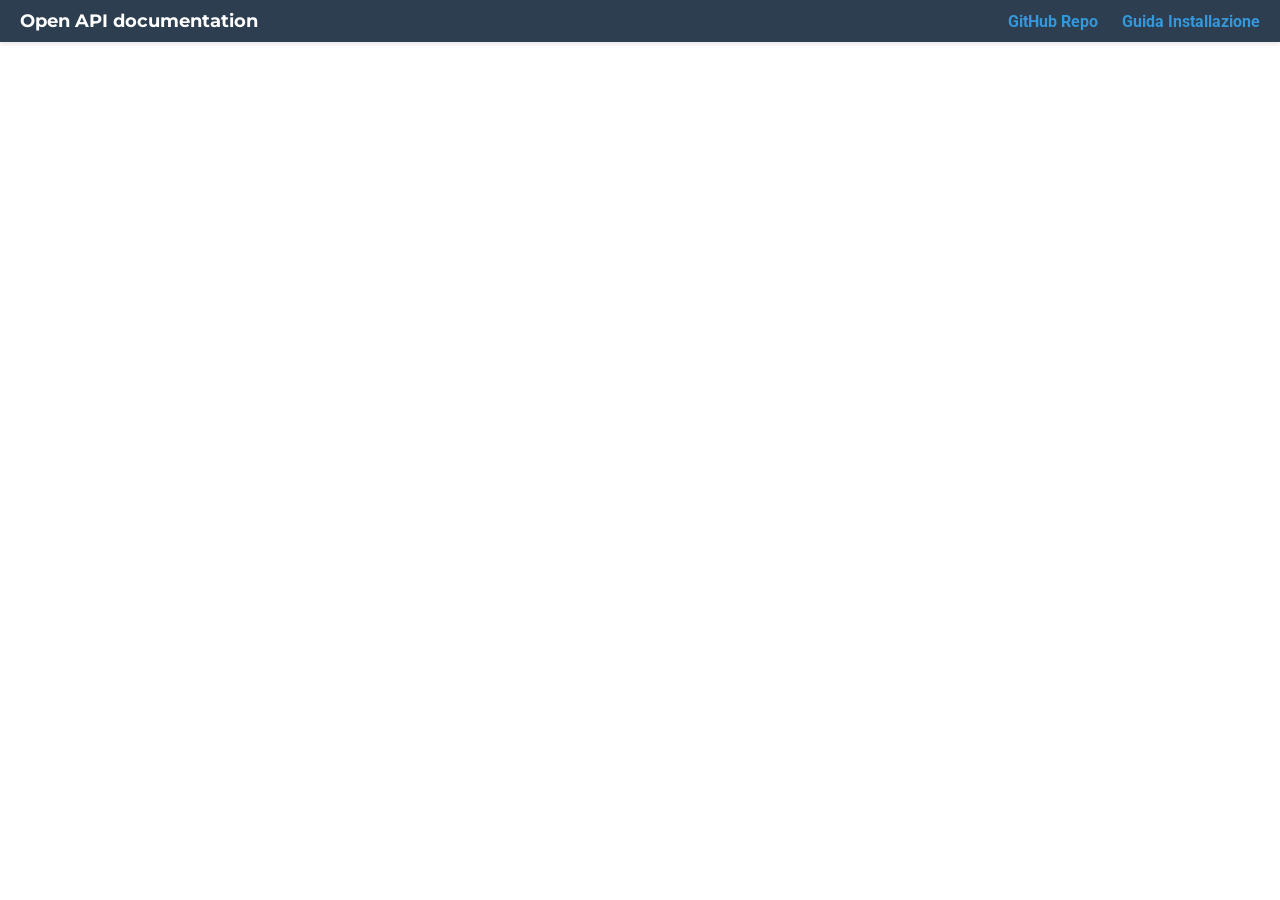
<file: docs/index.html>
<!DOCTYPE html>
<html>
  <head>
    <title>Developer Portal | K8s Cloud Gateway</title>
    <meta charset="utf-8"/>
    <meta name="viewport" content="width=device-width, initial-scale=1">
    <link rel="icon" type="image/png" href="https://kubernetes.io/images/favicon.png">
    <link href="https://fonts.googleapis.com/css?family=Montserrat:300,400,700|Roboto:300,400,700" rel="stylesheet">

    <style>
      body { margin: 0; padding: 0; font-family: 'Roboto', sans-serif; }
      /* Navbar superiore per dare un tocco professionale */
      .nav-header {
        background-color: #2c3e50;
        color: white;
        padding: 10px 20px;
        display: flex;
        justify-content: space-between;
        align-items: center;
        box-shadow: 0 2px 5px rgba(0,0,0,0.1);
      }
      .nav-header a {
        color: #3498db;
        text-decoration: none;
        font-weight: bold;
        margin-left: 20px;
      }
      .nav-header h1 { font-size: 18px; margin: 0; font-family: 'Montserrat', sans-serif; }
    </style>
  </head>
  <body>
    <header class="nav-header">
      <h1>Open API documentation</h1>
      <div>
        <a href="https://github.com/andreaprozzo21/k8s-cloud-gateway">GitHub Repo</a>
        <a href="https://github.com/andreaprozzo21/k8s-cloud-gateway/blob/main/README.md">Guida Installazione</a>
      </div>
    </header>

    <redoc spec-url='./openapi.json' 
           expand-responses="200,201" 
           hide-hostname="false" 
           required-props-first="true"
           theme='{
             "colors": { "primary": { "main": "#2c3e50" } },
             "typography": { "fontFamily": "Roboto", "headings": { "fontFamily": "Montserrat" } }
           }'>
    </redoc>

    <script src="https://cdn.redoc.ly/redoc/latest/bundles/redoc.standalone.js"> </script>
  </body>
</html>
</file>
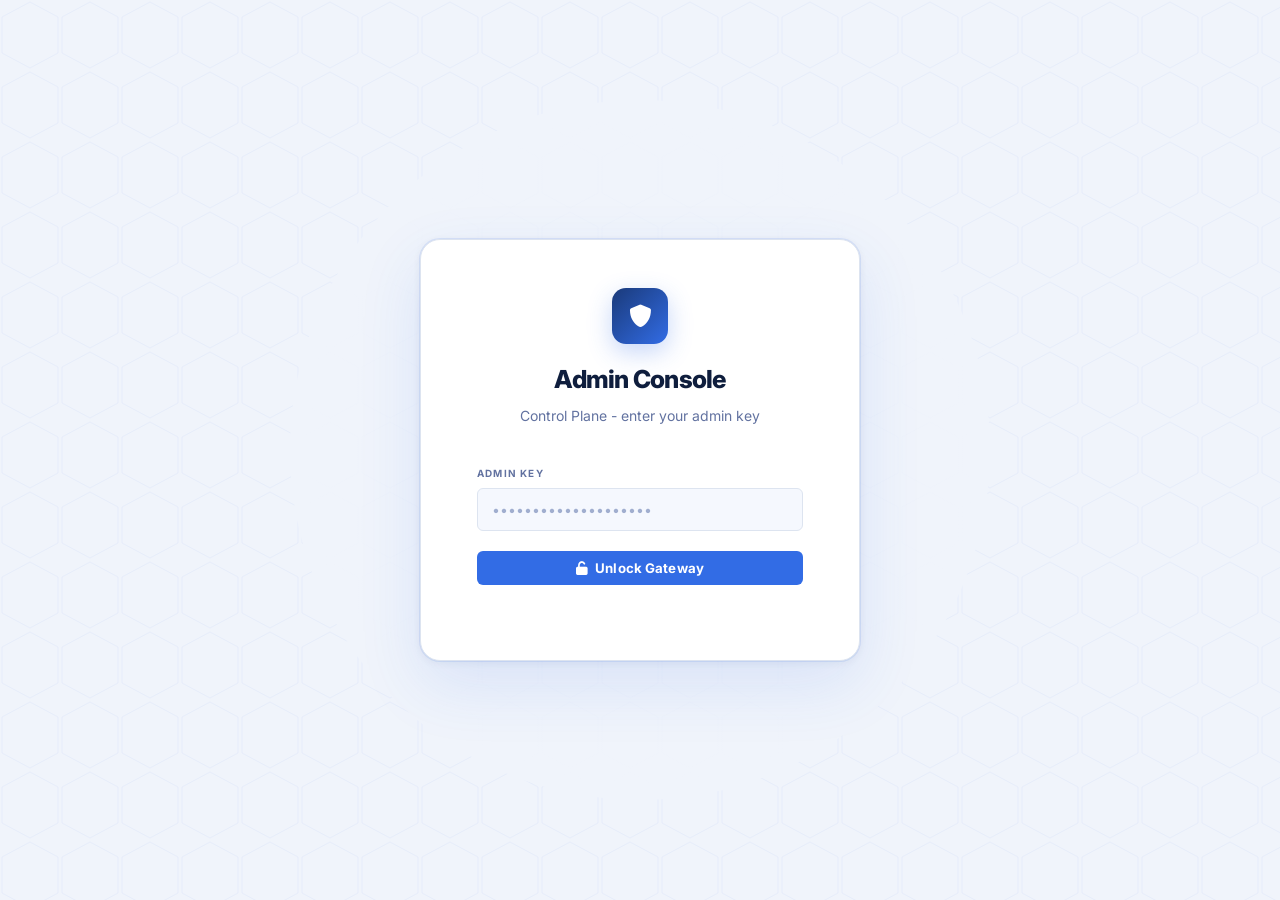
<file: frontend/admin.html>
<!DOCTYPE html>
<html lang="en">
<head>
    <meta charset="UTF-8">
    <meta name="viewport" content="width=device-width, initial-scale=1.0">
    <title>K8s Gateway — Admin Console</title>
    <link rel="icon" type="image/x-icon" href="favicon.ico">
    <link rel="stylesheet" href="assets/css/style.css">
    <link href="https://fonts.googleapis.com/css2?family=Sora:wght@300;400;500;600;700;800&family=JetBrains+Mono:wght@400;500;600&display=swap" rel="stylesheet">
    <link href="https://fonts.googleapis.com/css2?family=Inter:wght@400;500;600;700&display=swap" rel="stylesheet">
    <link rel="stylesheet" href="https://cdnjs.cloudflare.com/ajax/libs/font-awesome/6.0.0/css/all.min.css">
    <style>
        /* ══════════════════════════════════════
           DESIGN TOKENS — identici al css principale
        ══════════════════════════════════════ */
        :root {
            --bg-light:       #f0f4fb;
            --side-nav:       #ffffff;
            --accent:         #326ce5;
            --accent-soft:    #e8effd;
            --accent-hover:   #2157cc;
            --text-main:      #0f1e3d;
            --text-muted:     #6272a0;
            --card-bg:        #ffffff;
            --success:        #0ea875;
            --danger:         #e53535;
            --warning:        #f0960a;
            --border:         #dde4f0;
            --border-strong:  #c2cde6;
            --shadow:         0 1px 2px rgba(15,30,61,0.05), 0 4px 18px rgba(50,108,229,0.07);
            --shadow-lg:      0 8px 36px rgba(50,108,229,0.13), 0 2px 8px rgba(15,30,61,0.06);
            --radius:         10px;
            --radius-sm:      6px;
            --radius-lg:      16px;
            --k8s-hex: url("data:image/svg+xml,%3Csvg xmlns='http://www.w3.org/2000/svg' width='60' height='70'%3E%3Cpolygon points='30,2 58,17 58,53 30,68 2,53 2,17' fill='none' stroke='%23326ce5' stroke-width='0.8' stroke-opacity='0.07'/%3E%3C/svg%3E");
        }

        *, *::before, *::after { box-sizing: border-box; margin: 0; padding: 0; }
        html, body { height: 100%; }

        body {
            font-family: 'Inter', sans-serif; /* Sostituisci qui */
            background: var(--bg-light);
            color: var(--text-main);
            line-height: 1.55;
            -webkit-font-smoothing: antialiased;
            font-size: 14px;
            overflow: hidden;
        }

        ::-webkit-scrollbar { width: 4px; }
        ::-webkit-scrollbar-track { background: transparent; }
        ::-webkit-scrollbar-thumb { background: var(--border-strong); border-radius: 10px; }
        ::-webkit-scrollbar-thumb:hover { background: #a0aecf; }

        /* ══════════════════════════════════════
           LOGIN PAGE
        ══════════════════════════════════════ */
        #loginScreen {
            display: flex;
            flex-direction: column;
            align-items: center;
            justify-content: center;
            min-height: 100vh;
            background: var(--bg-light);
            position: relative;
            overflow: hidden;
        }
        #loginScreen::before {
            content: '';
            position: absolute;
            inset: 0;
            background-image: var(--k8s-hex);
            background-size: 60px 70px;
            pointer-events: none;
        }
        #loginScreen::after {
            content: '';
            position: absolute;
            top: 50%; left: 50%;
            transform: translate(-50%, -50%);
            width: 700px; height: 700px;
            border-radius: 50%;
            background: radial-gradient(circle, rgba(240,244,251,0) 0%, #f0f4fb 68%);
            pointer-events: none;
        }
        .login-card {
            background: #fff;
            padding: 3rem 3.5rem;
            border-radius: 20px;
            box-shadow: 0 0 0 1px rgba(50,108,229,0.12), 0 24px 64px rgba(50,108,229,0.12), 0 2px 8px rgba(15,30,61,0.06);
            width: 100%;
            max-width: 440px;
            border: 1px solid var(--border);
            position: relative;
            z-index: 1;
        }
        .login-header { text-align: center; margin-bottom: 2.5rem; }
        .login-logo-wrap {
            display: inline-flex;
            align-items: center;
            justify-content: center;
            width: 56px; height: 56px;
            background: linear-gradient(135deg, #1a3a7a 0%, #326ce5 100%);
            border-radius: 14px;
            margin-bottom: 1rem;
            box-shadow: 0 8px 24px rgba(50,108,229,0.28);
        }
        .login-logo-wrap i { color: white; font-size: 1.4rem; }
        .login-header h1 { font-size: 1.55rem; font-weight: 800; color: var(--text-main); letter-spacing: -0.03em; margin-bottom: 0.4rem; }
        .login-header p { color: var(--text-muted); font-size: 0.875rem; }
        .form-group { margin-bottom: 1.25rem; }
        .form-group label {
            display: block;
            font-size: 0.62rem;
            font-weight: 700;
            color: var(--text-muted);
            margin-bottom: 0.4rem;
            text-transform: uppercase;
            letter-spacing: 0.12em;
        }
        .form-group input, .form-group select {
            width: 100%;
            background: #f5f8fe;
            border: 1.5px solid var(--border);
            padding: 12px 14px;
            border-radius: var(--radius-sm);
            color: var(--text-main);
            font-size: 0.88rem;
            font-family: inherit;
            transition: all 0.18s;
            outline: none;
        }
        .form-group input:focus, .form-group select:focus {
            border-color: var(--accent);
            background: #fff;
            box-shadow: 0 0 0 3px rgba(50,108,229,0.11);
        }
        .form-group input::placeholder { color: #a0aecf; }
        .login-error { color: var(--danger); font-size: 0.78rem; font-weight: 600; text-align: center; margin-top: 0.75rem; min-height: 1.2em; }

        /* ══════════════════════════════════════
           NAVBAR — identica alla dashboard
        ══════════════════════════════════════ */
        .navbar {
            background: linear-gradient(100deg, #0c1a3a 0%, #163a7a 55%, #1e4db7 100%);
            color: #fff;
            padding: 0 2rem;
            display: flex;
            justify-content: space-between;
            align-items: center;
            height: 62px;
            box-shadow: 0 2px 12px rgba(15,30,61,0.28), 0 1px 0 rgba(255,255,255,0.04);
            position: relative;
            z-index: 10;
            flex-shrink: 0;
        }
        .navbar::after {
            content: '';
            position: absolute;
            bottom: 0; left: 0; right: 0;
            height: 1px;
            background: linear-gradient(90deg, transparent 0%, rgba(91,141,239,0.6) 40%, rgba(91,141,239,0.6) 60%, transparent 100%);
        }
        .nav-brand {
            font-weight: 800;
            font-size: 13.5px;
            text-transform: uppercase;
            letter-spacing: 0.20em;
            display: flex;
            align-items: center;
            gap: 10px;
            color: #fff;
        }
        .nav-brand i { color: #7eb3ff; }
        .nav-right { display: flex; align-items: center; gap: 10px; }
        .nav-divider { width: 1px; height: 20px; background: rgba(255,255,255,0.15); }
        .btn-nav {
            background: rgba(255,255,255,0.10);
            color: rgba(255,255,255,0.85);
            border: 1px solid rgba(255,255,255,0.18);
            padding: 6px 14px;
            font-size: 0.75rem;
            border-radius: var(--radius-sm);
            font-family: inherit;
            font-weight: 600;
            cursor: pointer;
            transition: all 0.18s;
            display: inline-flex; align-items: center; gap: 6px;
            backdrop-filter: blur(6px);
            white-space: nowrap;
        }
        .btn-nav:hover { background: rgba(255,255,255,0.18); border-color: rgba(255,255,255,0.35); color: #fff; }
        .btn-nav.accent { background: rgba(50,108,229,0.35); border-color: rgba(126,179,255,0.45); }
        .btn-nav.accent:hover { background: rgba(50,108,229,0.55); box-shadow: 0 0 16px rgba(50,108,229,0.35); }
        .btn-nav.danger:hover { background: rgba(229,53,53,0.18); color: #ff8080; border-color: rgba(229,53,53,0.35); }

        /* ══════════════════════════════════════
           MAIN LAYOUT
        ══════════════════════════════════════ */
        #adminDashboard { display: none; height: 100vh; flex-direction: column; }
        #adminDashboard.visible { display: flex; }
        .main-container { display: flex; height: calc(100vh - 62px); overflow: hidden; }

        /* ══════════════════════════════════════
           SIDEBAR — identica alla dashboard
        ══════════════════════════════════════ */
        .sidebar {
            width: 252px;
            background: #fff;
            border-right: 1px solid var(--border);
            padding: 0 0.625rem 2rem 0.625rem;
            display: flex;
            flex-direction: column;
            height: 100%;
            overflow-y: auto;
            flex-shrink: 0;
            box-shadow: 2px 0 12px rgba(50,108,229,0.04);
        }
        .sidebar-section {
            color: var(--accent);
            font-size: 0.60rem;
            font-weight: 800;
            text-transform: uppercase;
            letter-spacing: 0.20em;
            padding: 26px 16px 8px 16px;
            display: flex;
            align-items: center;
            gap: 8px;
            position: relative;
        }
        .sidebar-section::after {
            content: '';
            flex: 1;
            height: 1px;
            background: linear-gradient(90deg, var(--accent-soft) 0%, transparent 100%);
            margin-left: 6px;
        }
        .sidebar ul { list-style: none; padding: 0; margin: 0; margin-top: 2px; }
        .sidebar li {
            padding: 9px 12px;
            cursor: pointer;
            color: var(--text-muted);
            margin-bottom: 1px;
            transition: all 0.16s ease;
            border-radius: var(--radius-sm);
            display: flex;
            align-items: center;
            gap: 9px;
            font-weight: 500;
            font-size: 0.82rem;
        }
        .sidebar li i { width: 15px; text-align: center; opacity: 0.65; transition: opacity 0.16s; color: var(--accent); }
        .sidebar li:hover { background: var(--accent-soft); color: var(--accent); }
        .sidebar li:hover i { opacity: 1; }
        .sidebar li.active { background: var(--accent); color: #fff; font-weight: 600; box-shadow: 0 2px 10px rgba(50,108,229,0.28); }
        .sidebar li.active i { opacity: 1; color: #fff; }
        .sidebar-badge {
            margin-left: auto;
            font-size: 0.60rem;
            font-weight: 700;
            padding: 1px 7px;
            border-radius: 10px;
            font-family: 'JetBrains Mono', monospace;
        }
        .badge-count { background: var(--accent-soft); color: var(--accent); }

        /* ══════════════════════════════════════
           CONTENT
        ══════════════════════════════════════ */
        .content {
            flex: 1;
            padding: 2rem 2.5rem;
            overflow-y: auto;
            background: var(--bg-light);
            height: 100%;
        }
        .page-header {
            display: flex;
            align-items: flex-start;
            justify-content: space-between;
            margin-bottom: 1.75rem;
            gap: 1rem;
        }
        .page-title { font-size: 1.25rem; font-weight: 800; color: var(--text-main); letter-spacing: -0.02em; }
        .page-desc { font-size: 0.82rem; color: var(--text-muted); margin-top: 3px; }
        .page-actions { display: flex; gap: 8px; align-items: center; flex-shrink: 0; }

        /* ══════════════════════════════════════
           BUTTONS
        ══════════════════════════════════════ */
        .btn-primary {
            background: var(--accent); color: #fff; border: none;
            border-radius: var(--radius-sm); padding: 9px 20px;
            font-size: 0.83rem; font-weight: 700; font-family: inherit;
            cursor: pointer; transition: all 0.18s;
            display: inline-flex; align-items: center; gap: 7px;
        }
        .btn-primary:hover { background: var(--accent-hover); box-shadow: 0 4px 16px rgba(50,108,229,0.30); transform: translateY(-1px); }
        .btn-primary:active { transform: translateY(0); }
        .btn-small {
            background: #fff; border: 1.5px solid var(--border);
            color: var(--text-muted); padding: 7px 13px;
            font-size: 0.78rem; font-weight: 600; border-radius: var(--radius-sm);
            cursor: pointer; font-family: inherit; transition: all 0.18s;
            display: inline-flex; align-items: center; gap: 6px;
        }
        .btn-small:hover { border-color: var(--accent); color: var(--accent); background: var(--accent-soft); }
        .btn-edit-sm {
            background: #eff6ff; color: #2563eb; border: 1px solid #bfdbfe;
            border-radius: var(--radius-sm); padding: 5px 10px;
            font-size: 0.72rem; font-weight: 700; cursor: pointer; font-family: inherit;
            transition: all 0.15s; display: inline-flex; align-items: center; gap: 5px;
        }
        .btn-edit-sm:hover { background: #2563eb; color: #fff; border-color: #2563eb; }
        .btn-danger-sm {
            background: #fef2f2; color: #c81e1e; border: 1px solid #fecaca;
            border-radius: var(--radius-sm); padding: 5px 10px;
            font-size: 0.72rem; font-weight: 700; cursor: pointer; font-family: inherit;
            transition: all 0.15s; display: inline-flex; align-items: center; gap: 5px;
        }
        .btn-danger-sm:hover { background: var(--danger); color: #fff; border-color: var(--danger); }

        /* SEARCH */
        .search-wrap { position: relative; display: flex; align-items: center; }
        .search-wrap i { position: absolute; left: 10px; color: var(--text-muted); font-size: 0.75rem; }
        .search-input {
            background: #fff; border: 1.5px solid var(--border);
            padding: 7px 12px 7px 30px; border-radius: var(--radius-sm);
            color: var(--text-main); font-size: 0.82rem; font-family: inherit;
            width: 240px; transition: 0.18s; outline: none;
        }
        .search-input:focus { border-color: var(--accent); box-shadow: 0 0 0 3px rgba(50,108,229,0.09); }
        .search-input::placeholder { color: #a0aecf; }

        /* ══════════════════════════════════════
           TABLE
        ══════════════════════════════════════ */
        .data-table {
            width: 100%; border-collapse: separate; border-spacing: 0;
            background: var(--card-bg); border-radius: var(--radius-lg);
            border: 1px solid var(--border); box-shadow: var(--shadow); overflow: hidden;
        }
        .data-table th {
            background: #f4f7fd; text-align: left; padding: 12px 20px;
            color: var(--text-muted); font-size: 0.62rem; font-weight: 800;
            text-transform: uppercase; letter-spacing: 0.13em;
            border-bottom: 1px solid var(--border); white-space: nowrap;
        }
        .data-table td { padding: 12px 20px; border-bottom: 1px solid #edf1fb; font-size: 0.855rem; vertical-align: middle; }
        .data-table tr:last-child td { border-bottom: none; }
        .data-table tbody tr { transition: background 0.12s; }
        .data-table tbody tr:hover td { background: #f7f9ff; }
        .data-table td.mono { font-family: 'JetBrains Mono', monospace; font-size: 0.78rem; color: var(--text-muted); max-width: 220px; overflow: hidden; text-overflow: ellipsis; white-space: nowrap; }
        .table-actions { display: flex; gap: 6px; justify-content: flex-end; }

        /* ══════════════════════════════════════
           BADGES / STATUS
        ══════════════════════════════════════ */
        .badge-id {
            padding: 3px 9px; border-radius: 5px;
            font-size: 0.62rem; font-weight: 700; text-transform: uppercase; letter-spacing: 0.07em;
            background: var(--accent-soft); color: var(--accent);
            border: 1px solid rgba(50,108,229,0.15); font-family: 'JetBrains Mono', monospace;
        }
        .status-online { background: #ecfdf5; color: #0a7a55; border: 1px solid #a7f3d0; padding: 3px 10px; border-radius: 20px; font-size: 0.68rem; font-weight: 700; display: inline-flex; align-items: center; gap: 5px; }
        .status-online::before { content: ''; width: 6px; height: 6px; border-radius: 50%; background: var(--success); }
        .status-offline { background: #fef2f2; color: #c81e1e; border: 1px solid #fecaca; padding: 3px 10px; border-radius: 20px; font-size: 0.68rem; font-weight: 700; display: inline-flex; align-items: center; gap: 5px; }
        .status-offline::before { content: ''; width: 6px; height: 6px; border-radius: 50%; background: var(--danger); }
        .code-preview { font-family: 'JetBrains Mono', monospace; font-size: 0.72rem; background: #f4f7fd; border: 1px solid var(--border); padding: 2px 7px; border-radius: 4px; color: var(--text-muted); }

        /* ══════════════════════════════════════
           LOADING / EMPTY
        ══════════════════════════════════════ */
        .loading-box, .empty-box {
            display: flex;
            flex-direction: column;
            align-items: center;
            justify-content: center;
            min-height: 400px; /* Altezza minima per garantire il centraggio verticale */
            width: 100%;
            text-align: center;
            padding: 2rem;
            color: var(--text-dim);
        }

        /* Stile specifico per l'icona dello stato vuoto */
        .empty-box i {
            font-size: 3.5rem;
            margin-bottom: 1.5rem;
            color: var(--border); /* Un grigio neutro */
            opacity: 0.6;
        }

        .empty-box p {
            font-size: 1rem;
            max-width: 400px;
            line-height: 1.5;
        }

        /* Spinner animato */
        .minimal-spinner {
            width: 40px;
            height: 40px;
            border: 3px solid var(--accent-soft);
            border-top: 3px solid var(--accent);
            border-radius: 50%;
            animation: spin 1s linear infinite;
            margin-bottom: 1.5rem;
        }

        @keyframes spin {
            0% { transform: rotate(0deg); }
            100% { transform: rotate(360deg); }
        }

        .loading-text {
            font-weight: 600;
            font-size: 0.9rem;
            letter-spacing: 0.02em;
        }
        /* Se fleetGrid è un display: grid, questo forza il loading a occupare tutte le colonne */
.fleet-grid .loading-box, 
.fleet-grid .empty-box {
    grid-column: 1 / -1; /* Occupa tutte le colonne della griglia */
    display: flex;
    flex-direction: column;
    align-items: center;
    justify-content: center;
    width: 100%;
    min-height: 300px;
    margin: 0 auto;
    /* Rimuoviamo eventuali float o allineamenti residui */
    float: none;
    clear: both;
}

/* Assicurati che il contenitore principale non lo schiacci */
#fleetGrid {
    width: 100%;
    min-height: 300px;
}

        /* ══════════════════════════════════════
           SUMMARY CARDS
        ══════════════════════════════════════ */
        .summary-row { display: grid; grid-template-columns: repeat(4, 1fr); gap: 1rem; margin-bottom: 1.75rem; }
        @media (max-width: 960px) { .summary-row { grid-template-columns: 1fr 1fr; } }
        .summary-card {
            background: var(--card-bg); border: 1px solid var(--border);
            border-radius: var(--radius); padding: 1.1rem 1.25rem;
            box-shadow: var(--shadow); display: flex; align-items: center; gap: 1rem;
            transition: transform 0.2s, box-shadow 0.2s;
        }
        .summary-card:hover { transform: translateY(-2px); box-shadow: var(--shadow-lg); }
        .summary-icon { width: 42px; height: 42px; border-radius: 10px; display: flex; align-items: center; justify-content: center; font-size: 1rem; flex-shrink: 0; }
        .si-blue { background: #eff6ff; color: #2563eb; }
        .si-green { background: #ecfdf5; color: #0a7a55; }
        .si-red { background: #fef2f2; color: #c81e1e; }
        .si-purple { background: #f5f3ff; color: #6d28d9; }
        .summary-val { font-size: 1.6rem; font-weight: 800; color: var(--text-main); font-family: 'JetBrains Mono', monospace; line-height: 1; }
        .summary-lbl { font-size: 0.72rem; color: var(--text-muted); margin-top: 3px; font-weight: 500; }

        /* ══════════════════════════════════════
           FLEET CARDS
        ══════════════════════════════════════ */
        .fleet-grid { display: grid; grid-template-columns: repeat(auto-fill, minmax(340px, 1fr)); gap: 1.25rem;}
        .cluster-card {
            background: var(--card-bg); border: 1px solid var(--border);
            border-radius: var(--radius-lg); box-shadow: var(--shadow);
            overflow: hidden; transition: transform 0.2s, box-shadow 0.2s;
        }
        .cluster-card:hover { transform: translateY(-2px); box-shadow: var(--shadow-lg); }
        .cluster-card.is-online { border-top: 3px solid var(--success); }
        .cluster-card.is-offline { border-top: 3px solid var(--danger); }
        .cc-header { padding: 1rem 1.25rem; display: flex; align-items: flex-start; justify-content: space-between; gap: 0.5rem; border-bottom: 1px solid var(--border); background: #fafbfe; }
        .cc-name { font-weight: 700; font-size: 0.92rem; color: var(--text-main); }
        .cc-host { font-family: 'JetBrains Mono', monospace; font-size: 0.64rem; color: var(--text-muted); margin-top: 3px; overflow: hidden; text-overflow: ellipsis; white-space: nowrap; max-width: 220px; }
        .cc-stats { display: grid; grid-template-columns: repeat(3, 1fr); }
        .cc-stat { padding: 0.75rem 0.5rem; text-align: center; border-right: 1px solid var(--border); }
        .cc-stat:last-child { border-right: none; }
        .cc-stat-val { font-size: 1rem; font-weight: 800; color: var(--text-main); font-family: 'JetBrains Mono', monospace; }
        .cc-stat-lbl { font-size: 0.58rem; text-transform: uppercase; letter-spacing: 0.08em; color: var(--text-muted); font-weight: 700; margin-top: 2px; }
        .cc-nodes { padding: 0.875rem 1.25rem; border-top: 1px solid var(--border); }
        .cc-nodes-title { font-size: 0.60rem; font-weight: 800; text-transform: uppercase; letter-spacing: 0.12em; color: var(--text-muted); margin-bottom: 0.625rem; }
        .node-row { display: flex; align-items: center; gap: 8px; padding: 3px 0; }
        .node-dot { width: 7px; height: 7px; border-radius: 50%; flex-shrink: 0; }
        .node-name { font-family: 'JetBrains Mono', monospace; font-size: 0.72rem; flex: 1; overflow: hidden; text-overflow: ellipsis; white-space: nowrap; color: var(--text-main); }
        .node-role { font-size: 0.62rem; color: var(--text-muted); font-weight: 600; }
        .cc-error { padding: 0.75rem 1.25rem; border-top: 1px solid var(--border); }
        .cc-error-msg { font-family: 'JetBrains Mono', monospace; font-size: 0.72rem; color: var(--danger); display: flex; gap: 6px; align-items: flex-start; }

        /* ══════════════════════════════════════
           AUDIT / OBSERVER CARDS
        ══════════════════════════════════════ */
        .feature-section { background: var(--card-bg); border: 1px solid var(--border); border-radius: var(--radius-lg); padding: 2rem; box-shadow: var(--shadow); }
        .feature-intro { display: flex; align-items: center; gap: 1rem; margin-bottom: 1.5rem; padding-bottom: 1.5rem; border-bottom: 1px solid var(--border); }
        .feature-icon { width: 52px; height: 52px; border-radius: 12px; display: flex; align-items: center; justify-content: center; font-size: 1.4rem; flex-shrink: 0; }
        .fi-blue { background: var(--accent-soft); color: var(--accent); }
        .fi-orange { background: #fff7ed; color: #c2620a; }
        .feature-intro h2 { font-size: 1rem; font-weight: 700; color: var(--text-main); margin-bottom: 4px; }
        .feature-intro p { font-size: 0.80rem; color: var(--text-muted); max-width: 560px; line-height: 1.6; }
        .audit-grid { display: grid; grid-template-columns: repeat(auto-fill, minmax(250px, 1fr)); gap: 1rem; }
        .audit-card { background: var(--bg-light); border: 1px solid var(--border); border-radius: var(--radius); padding: 1rem; transition: box-shadow 0.18s; }
        .audit-card:hover { box-shadow: var(--shadow); }
        .audit-card-head { display: flex; align-items: center; justify-content: space-between; margin-bottom: 0.5rem; }
        .audit-card-name { font-size: 0.82rem; font-weight: 700; color: var(--text-main); }
        .audit-card-desc { font-size: 0.75rem; color: var(--text-muted); line-height: 1.55; }
        .tag-planned { font-size: 0.60rem; font-weight: 700; padding: 2px 8px; border-radius: 4px; background: var(--accent-soft); color: var(--accent); border: 1px solid rgba(50,108,229,0.2); font-family: 'JetBrains Mono', monospace; }
        .tag-roadmap { font-size: 0.60rem; font-weight: 700; padding: 2px 8px; border-radius: 4px; background: #fff7ed; color: #c2620a; border: 1px solid #fed7aa; font-family: 'JetBrains Mono', monospace; }

        /* ══════════════════════════════════════
           MODAL
        ══════════════════════════════════════ */
        .modal-overlay { display: none; position: fixed; inset: 0; z-index: 9999; background: rgba(12,22,51,0.55); backdrop-filter: blur(5px); align-items: center; justify-content: center; padding: 1rem; }
        .modal-overlay.open { display: flex; }
        .modal-box { background: #fff; border: 1px solid var(--border); border-radius: var(--radius-lg); width: 100%; max-width: 440px; box-shadow: 0 28px 72px rgba(12,22,51,0.22), 0 0 0 1px rgba(50,108,229,0.10); animation: modalIn 0.2s ease; }
        @keyframes modalIn { from { opacity: 0; transform: translateY(-10px) scale(0.98); } to { opacity: 1; transform: translateY(0) scale(1); } }
        .modal-header { padding: 1.1rem 1.5rem; border-bottom: 1px solid var(--border); display: flex; align-items: center; justify-content: space-between; background: #fafbfe; border-radius: var(--radius-lg) var(--radius-lg) 0 0; }
        .modal-title { font-size: 0.92rem; font-weight: 700; color: var(--text-main); display: flex; align-items: center; gap: 8px; }
        .modal-title i { color: var(--accent); }
        .modal-close { background: none; border: none; color: var(--text-muted); cursor: pointer; font-size: 1rem; padding: 2px; transition: color 0.15s; }
        .modal-close:hover { color: var(--danger); }
        .modal-body { padding: 1.5rem; display: flex; flex-direction: column; gap: 1rem; }
        .modal-footer { padding: 1rem 1.5rem; border-top: 1px solid var(--border); display: flex; gap: 8px; justify-content: flex-end; background: #fafbfe; border-radius: 0 0 var(--radius-lg) var(--radius-lg); }
        .form-row { display: grid; grid-template-columns: 1fr 1fr; gap: 0.875rem; }
        .field-hint { font-size: 0.72rem; color: var(--text-muted); padding: 0.5rem 0.75rem; background: #f5f8fe; border-radius: var(--radius-sm); border-left: 3px solid var(--accent); }
        .field-hint i { color: var(--accent); }
        select.form-select { width: 100%; background: #f5f8fe; border: 1.5px solid var(--border); padding: 12px 14px; border-radius: var(--radius-sm); color: var(--text-main); font-size: 0.88rem; font-family: inherit; outline: none; cursor: pointer; appearance: none; transition: 0.18s; }
        select.form-select:focus { border-color: var(--accent); background: #fff; box-shadow: 0 0 0 3px rgba(50,108,229,0.11); }
        .btn-cancel { background: #fff; border: 1.5px solid var(--border); color: var(--text-muted); border-radius: var(--radius-sm); padding: 8px 18px; font-size: 0.83rem; font-weight: 600; font-family: inherit; cursor: pointer; transition: 0.18s; }
        .btn-cancel:hover { border-color: var(--accent); color: var(--accent); }

        /* ══════════════════════════════════════
           TOAST
        ══════════════════════════════════════ */
        #toast-container { position: fixed; top: 1rem; right: 1rem; z-index: 99999; display: flex; flex-direction: column; gap: 8px; }
        .toast { background: #fff; border: 1.5px solid var(--border); border-radius: var(--radius-sm); padding: 0.7rem 1rem; font-size: 0.8rem; font-weight: 600; display: flex; align-items: center; gap: 10px; box-shadow: var(--shadow-lg); animation: toastIn 0.2s ease, toastOut 0.3s ease 2.5s forwards; max-width: 320px; }
        @keyframes toastIn { from { opacity: 0; transform: translateX(16px); } to { opacity: 1; transform: translateX(0); } }
        @keyframes toastOut { to { opacity: 0; transform: translateX(16px); } }
        .toast.t-success { border-color: #a7f3d0; }
        .toast.t-success i { color: var(--success); }
        .toast.t-error { border-color: #fecaca; }
        .toast.t-error i { color: var(--danger); }
        /* Container dettagli espansi */
.audit-detail-container {
    border: 1px solid #e2e8f0;
    border-radius: 12px;
    background: white;
    box-shadow: var(--shadow-sm);
    overflow: hidden;
}

.audit-detail-header {
    background: #f8fafc;
    padding: 12px 18px;
    font-size: 0.75rem;
    font-weight: 700;
    color: var(--text-main);
    border-bottom: 1px solid #e2e8f0;
    display: flex;
    align-items: center;
    gap: 8px;
}

/* Griglia dei segnali */
.findings-grid {
    display: grid;
    grid-template-columns: repeat(auto-fill, minmax(350px, 1fr));
    gap: 15px;
    padding: 18px;
}

.finding-row {
    border: 1px solid #edf2f7;
    border-radius: 8px;
    padding: 15px;
    transition: all 0.2s;
    background: #fff;
}

.finding-row.f-pass { border-left: 4px solid var(--success); }
.finding-row.f-fail-critical { border-left: 4px solid var(--danger); background: #fffafb; }
.finding-row.f-fail-warning { border-left: 4px solid var(--warning); background: #fffdf9; }

.f-header { display: flex; justify-content: space-between; align-items: flex-start; margin-bottom: 8px; }
.f-info { display: flex; flex-direction: column; gap: 2px; }
.f-pass .fa-check-circle { color: var(--success); }
.f-fail-critical .fa-exclamation-circle { color: var(--danger); }
.f-fail-warning .fa-exclamation-circle { color: var(--warning); }

.f-name { font-weight: 700; font-size: 0.85rem; color: var(--text-main); }
.f-id { font-family: 'Monaco', monospace; font-size: 0.65rem; color: var(--text-dim); }
.badge {
    display: inline-block;
    padding: 4px 12px;
    border-radius: 20px; /* Rende il badge pill-shaped */
    font-size: 0.7rem;
    font-weight: 700;
    text-transform: uppercase;
    letter-spacing: 0.5px;
    line-height: 1;
    text-align: center;
    white-space: nowrap;
    vertical-align: middle;
    /* Un leggero bordo scuro per far risaltare il colore sullo sfondo bianco */
    border: 1px solid rgba(0, 0, 0, 0.08);
    box-shadow: 0 1px 2px rgba(0, 0, 0, 0.05);
    transition: all 0.2s ease;
}

.f-detail { font-size: 0.75rem; color: var(--text-muted); line-height: 1.5; }

/* Toggle Evidenza JSON */
.f-evidence-toggle {
    margin-top: 10px;
    font-size: 0.65rem;
    font-weight: 700;
    color: var(--accent);
    cursor: pointer;
    display: inline-flex;
    align-items: center;
    gap: 4px;
}

.f-evidence-content {
    display: none;
    margin-top: 8px;
}

.f-evidence-content.open { display: block; }

.f-evidence-content pre {
    background: #1e293b;
    color: #e2e8f0;
    padding: 10px;
    border-radius: 6px;
    font-size: 0.65rem;
    max-height: 150px;
    overflow-y: auto;
    white-space: pre-wrap;
}

.welcome-state {
    max-width: 700px;
    margin: 60px auto;
    padding: 40px;
    background: white;
    border-radius: 20px;
    box-shadow: 0 15px 35px rgba(0,0,0,0.05);
    border: 1px solid var(--border);
    text-align: center;
}

.setup-hint {
    background: #f8fafc;
    border-radius: 16px;
    padding: 30px;
    margin: 30px 0;
    text-align: left;
    border: 1px solid #e2e8f0;
}

.hint-item {
    display: flex;
    align-items: flex-start;
    gap: 20px;
    margin-bottom: 20px;
    padding-bottom: 20px;
    border-bottom: 1px solid #edf2f7;
}

.hint-item:last-child {
    margin-bottom: 0;
    padding-bottom: 0;
    border-bottom: none;
}

.hint-num {
    background: var(--accent);
    color: white;
    width: 28px;
    height: 28px;
    border-radius: 50%;
    display: flex;
    align-items: center;
    justify-content: center;
    font-size: 0.8rem;
    font-weight: 800;
    flex-shrink: 0;
}

.hint-item span {
    font-size: 0.9rem;
    color: #475569;
    line-height: 1.6;
}

.hint-item code {
    background: #e2e8f0;
    color: #0f172a;
    padding: 2px 6px;
    border-radius: 4px;
    font-weight: 700;
}

.hint-link {
    color: var(--accent);
    text-decoration: none;
    font-weight: 600;
    margin-left: 5px;
    font-size: 0.8rem;
}

.hint-link:hover { text-decoration: underline; }

.welcome-icon {
    width: 70px;
    height: 70px;
    background: var(--accent-soft);
    color: var(--accent);
    border-radius: 50%;
    display: flex;
    align-items: center;
    justify-content: center;
    font-size: 2rem;
    margin: 0 auto 20px;
}

.welcome-state h2 {
    font-weight: 800;
    letter-spacing: -0.5px;
    color: var(--text-main);
}

.welcome-container {
    max-width: 1100px; /* Più largo per le colonne */
    margin: 40px auto;
    text-align: center;
}

.welcome-header {
    margin-bottom: 40px;
}

.setup-grid {
    display: grid;
    grid-template-columns: repeat(3, 1fr); /* 3 colonne uguali */
    gap: 20px;
    margin-bottom: 40px;
}

.setup-card {
    background: white;
    padding: 30px 20px;
    border-radius: 16px;
    border: 1px solid var(--border);
    box-shadow: 0 4px 6px -1px rgba(0, 0, 0, 0.05);
    display: flex;
    flex-direction: column;
    align-items: center;
    transition: transform 0.2s;
}

.setup-card:hover {
    transform: translateY(-5px);
    border-color: var(--accent);
}

.step-num {
    background: var(--accent-soft);
    color: var(--accent);
    width: 40px;
    height: 40px;
    border-radius: 50%;
    display: flex;
    align-items: center;
    justify-content: center;
    font-weight: 800;
    font-size: 1.2rem;
    margin-bottom: 20px;
}

.setup-card h3 {
    font-size: 1rem;
    margin-bottom: 15px;
    color: var(--text-main);
}

.setup-card p {
    font-size: 0.85rem;
    color: var(--text-dim);
    line-height: 1.6;
    margin-bottom: 15px;
}

.welcome-footer {
    border-top: 1px solid var(--border);
    padding-top: 30px;
}
.welcome-footer p {
    max-width: 600px;
    margin: 0 auto 20px;
    line-height: 1.4;
    border-left: 3px solid var(--accent-soft);
    padding-left: 15px;
    text-align: left;
}



/* Responsive: se lo schermo è piccolo torna in verticale */
@media (max-width: 850px) {
    .setup-grid {
        grid-template-columns: 1fr;
    }
}
    </style>
</head>
<body>

<!-- ═══════════════ LOGIN ═══════════════ -->
<div id="loginScreen">
    <div class="login-card">
        <div class="login-header">
            <div class="login-logo-wrap"><i class="fas fa-shield-alt"></i></div>
            <h1>Admin Console</h1>
            <p>Control Plane - enter your admin key</p>
        </div>
        <div class="form-group">
            <label>Admin Key</label>
            <input type="password" id="masterKeyInput" placeholder="••••••••••••••••••••" onkeydown="if(event.key==='Enter') adminLogin()">
        </div>
        <button class="btn-primary" style="width:100%; justify-content:center;" onclick="adminLogin()">
            <i class="fas fa-unlock"></i> Unlock Gateway
        </button>
        <div class="login-error" id="loginError"></div>
    </div>
</div>

<!-- ═══════════════ DASHBOARD ═══════════════ -->
<div id="adminDashboard">
    <nav class="navbar">
        <div class="nav-brand">
            <svg xmlns="http://www.w3.org/2000/svg" viewBox="0 0 512 512" style="width: 2.6em; height: 2.6em; vertical-align: middle; overflow: visible; filter: drop-shadow(0px 2px 8px rgba(0,0,0,0.2));">
                <defs>
                    <!-- Gradiente principale sfumato ad alta tecnologia -->
                    <linearGradient id="cyberGradient" x1="0%" y1="100%" x2="100%" y2="0%">
                        <stop offset="0%" style="stop-color: currentColor; stop-opacity: 0.7;" />
                        <stop offset="50%" style="stop-color: currentColor; stop-opacity: 0.9;" />
                        <stop offset="100%" style="stop-color: currentColor; stop-opacity: 1;" />
                    </linearGradient>
                </defs>

                <!-- 1. ORBITE MULTI-CLUSTER (I 3 anelli intrecciati Kubernetes) -->
                <g fill="none" stroke="url(#cyberGradient)" stroke-width="12" stroke-opacity="0.4">
                    <circle cx="256" cy="256" r="210" stroke-dasharray="12 12" />
                    <ellipse cx="256" cy="256" rx="230" ry="130" transform="rotate(45 256 256)" />
                    <ellipse cx="256" cy="256" rx="230" ry="130" transform="rotate(-45 256 256)" />
                </g>

                <!-- 2. SATELLITI NODI (Nodi di controllo della rete) -->
                <g fill="url(#cyberGradient)">
                    <circle cx="256" cy="46" r="14" />
                    <circle cx="256" cy="466" r="14" />
                    <circle cx="46" cy="256" r="14" />
                    <circle cx="466" cy="256" r="14" />
                </g>

                <!-- 3. IL TIMONE DI HELM (Struttura portante interna arrotondata) -->
                <circle cx="256" cy="256" r="130" fill="none" stroke="url(#cyberGradient)" stroke-width="20" />
                <g stroke="url(#cyberGradient)" stroke-width="22" stroke-linecap="round">
                    <!-- Maniglie sporgenti del timone completamente smussate -->
                    <line x1="256" y1="126" x2="256" y2="70" />
                    <line x1="256" y1="386" x2="256" y2="442" />
                    <line x1="126" y1="256" x2="70" y2="256" />
                    <line x1="386" y1="256" x2="442" y2="256" />
                    
                    <line x1="164" y1="164" x2="120" y2="120" />
                    <line x1="348" y1="348" x2="392" y2="392" />
                    <line x1="164" y1="348" x2="120" y2="392" />
                    <line x1="348" y1="164" x2="392" y2="120" />
                </g>

                <!-- 4. GATEWAY RBAC (Scudo Blindato + Lucchetto di Sicurezza) -->
                <!-- Sagoma esterna del lucchetto/scudo -->
                <path d="M190,210 C190,160 215,130 256,130 C297,130 322,160 322,210 V250 H190 Z" 
                      fill="none" stroke="url(#cyberGradient)" stroke-width="24" stroke-linecap="round" />
                
                <!-- Corpo dello scudo centrale che copre le intersezioni -->
                <path d="M166,240 C166,240 256,210 256,210 C256,210 346,240 346,240 V330 C346,400 256,440 256,440 C256,440 166,400 166,330 Z" 
                      fill="url(#cyberGradient)" stroke="none" />

                <!-- 5. IL CORE (Serratura/Timone K8s in contrasto) -->
                <!-- Intaglio interno elegante che riprende il logo K8s core in negativo -->
                <circle cx="256" cy="315" r="32" fill="black" style="mix-blend-mode: destination-out;" />
                <path d="M256,275 V355 M216,315 H296" stroke="black" stroke-width="12" stroke-linecap="round" style="mix-blend-mode: destination-out;" />
            </svg>
            
            <!-- Testo affiancato ottimizzato -->
            <span>
                K8S GATEWAY ADMIN
            </span>
            
        </div>
        <div class="nav-right">
            <button class="btn-nav accent" onclick="openClusterModal()"><i class="fas fa-plus"></i> New Cluster</button>
            <button class="btn-nav" onclick="openProfileModal()"><i class="fas fa-key"></i> New Profile</button>
            <div class="nav-divider"></div>
            <button class="btn-nav danger" onclick="adminLogout()" title="Logout"><i class="fas fa-power-off"></i></button>
        </div>
    </nav>

    <div class="main-container">
        <aside class="sidebar">
            <div class="sidebar-section">Infrastructure</div>
            <ul>
                <li id="menu-fleet" onclick="setActive(this, 'fleet')">
                    <i class="fas fa-heartbeat"></i> Global Health
                </li>
            </ul>
            <div class="sidebar-section">Registry</div>
            <ul>
                <li id="menu-clusters" onclick="setActive(this, 'clusters')">
                    <i class="fas fa-server"></i> Clusters DB
                    <span class="sidebar-badge badge-count" id="badge-clusters">—</span>
                </li>
                <li id="menu-profiles" onclick="setActive(this, 'profiles')">
                    <i class="fas fa-address-card"></i> Profiles Registry
                    <span class="sidebar-badge badge-count" id="badge-profiles">—</span>
                </li>
            </ul>
            <div class="sidebar-section">Compliance</div>
            <ul>
                <li id="menu-audit" onclick="setActive(this, 'audit')">
                    <i class="fas fa-clipboard-check"></i> Audit Rules
                </li>
                <li id="menu-observers" onclick="setActive(this, 'observers')">
                    <i class="fas fa-eye"></i> Observers
                    <span class="sidebar-badge badge-soon">Soon</span>
                </li>
            </ul>
        </aside>

        <main class="content" id="mainContent"></main>
    </div>
</div>

<!-- ═══════════════ CLUSTER MODAL ═══════════════ -->
<div class="modal-overlay" id="clusterModal">
    <div class="modal-box">
        <div class="modal-header">
            <div class="modal-title" id="clusterModalTitle"><i class="fas fa-server"></i> Register Cluster</div>
            <button class="modal-close" onclick="closeModal('clusterModal')"><i class="fas fa-times"></i></button>
        </div>
        <div class="modal-body">
            <input type="hidden" id="clusterIsEdit" value="false">
            <input type="hidden" id="clusterEditId">
            <div class="form-group" style="margin-bottom:0">
                <label>Cluster ID <span style="color:#a0aecf;font-weight:400;text-transform:none;letter-spacing:0">(immutable after creation)</span></label>
                <input type="text" id="clusterIdField" placeholder="e.g. PROD-EU-1">
            </div>
            <div class="form-row">
                <div class="form-group" style="margin-bottom:0">
                    <label>Display Name</label>
                    <input type="text" id="clusterNameField" placeholder="Production K3s">
                </div>
                <div class="form-group" style="margin-bottom:0">
                    <label>API Host</label>
                    <input type="text" id="clusterHostField" placeholder="https://10.0.0.1:6443">
                </div>
            </div>
            <div class="form-group" style="margin-bottom:0">
                <label>CA Certificate (PEM)</label>
                <input type="file" id="clusterCaFile" accept=".crt,.pem,.cer">
            </div>
        </div>
        <div class="modal-footer">
            <button class="btn-cancel" onclick="closeModal('clusterModal')">Cancel</button>
            <button class="btn-primary" onclick="submitCluster()"><i class="fas fa-save"></i> Save Cluster</button>
        </div>
    </div>
</div>

<!-- ═══════════════ PROFILE MODAL ═══════════════ -->
<div class="modal-overlay" id="profileModal">
    <div class="modal-box">
        <div class="modal-header">
            <div class="modal-title" id="profileModalTitle"><i class="fas fa-key"></i> New Profile</div>
            <button class="modal-close" onclick="closeModal('profileModal')"><i class="fas fa-times"></i></button>
        </div>
        <div class="modal-body">
            <input type="hidden" id="profileEditId">
            <div class="form-group" style="margin-bottom:0">
                <label>Target Cluster</label>
                <select class="form-select" id="profileClusterSelect"></select>
            </div>
            <div class="form-row">
                <div class="form-group" style="margin-bottom:0">
                    <label>Profile Name</label>
                    <input type="text" id="profileNameField" placeholder="e.g. admin, dev, ci">
                </div>
                <div class="form-group" style="margin-bottom:0">
                    <label>Gateway Password</label>
                    <input type="password" id="profilePasswordField" placeholder="••••••••">
                </div>
            </div>
            <div class="form-group" style="margin-bottom:0">
                <label>K8s Service Account Token</label>
                <input type="password" id="profileTokenField" placeholder="eyJhbGci..." style="font-family:'JetBrains Mono',monospace;font-size:0.82rem;">
            </div>
            <div id="profileEditHint" style="display:none">
                <div class="field-hint"><i class="fas fa-info-circle"></i> Leave password and/or token empty to keep the existing values.</div>
            </div>
        </div>
        <div class="modal-footer">
            <button class="btn-cancel" onclick="closeModal('profileModal')">Cancel</button>
            <button class="btn-primary" onclick="submitProfile()"><i class="fas fa-save"></i> Save Profile</button>
        </div>
    </div>
</div>

<div id="toast-container"></div>
<script src="assets/js/ui.js"></script>
<script>
    
    const API = '/api/v1/admin';
    let adminKey = '';
    let currentView = '';
    let allClusters = [];
    let allProfiles = [];

    // ── AUTH ──
    function adminLogin() {
        const val = document.getElementById('masterKeyInput').value.trim();
        if (!val) { document.getElementById('loginError').textContent = 'Enter the master key.'; return; }
        adminKey = val;
        adminRequest('/clusters').then(() => {
            sessionStorage.setItem('admin_key', adminKey);
            document.getElementById('loginScreen').style.display = 'none';
            document.getElementById('adminDashboard').classList.add('visible');
            setActive(document.getElementById('menu-fleet'), 'fleet');
            loadBadges();
        }).catch(() => {
            document.getElementById('loginError').textContent = 'Invalid key — access denied.';
            adminKey = '';
        });
    }

    function adminLogout() { sessionStorage.removeItem('admin_key'); location.reload(); }

    function checkAuth() {
        const saved = sessionStorage.getItem('admin_key');
        if (saved) {
            adminKey = saved;
            document.getElementById('loginScreen').style.display = 'none';
            document.getElementById('adminDashboard').classList.add('visible');
            setActive(document.getElementById('menu-fleet'), 'fleet');
            loadBadges();
        }
    }

    // ── HTTP ──
    async function adminRequest(path, method = 'GET', body = null, isFormData = false) {
        const opts = { method, headers: { 'X-Admin-Key': adminKey } };
        if (body) {
            if (isFormData) opts.body = body;
            else { opts.headers['Content-Type'] = 'application/json'; opts.body = JSON.stringify(body); }
        }
        const res = await fetch(`${API}${path}`, opts);
        if (res.status === 403) { adminLogout(); throw new Error('Unauthorized'); }
        if (!res.ok) { const txt = await res.text(); throw new Error(txt || `HTTP ${res.status}`); }
        return res.json();
    }

    // ── NAVIGATION ──
    function setActive(el, view) {
        document.querySelectorAll('.sidebar li').forEach(li => li.classList.remove('active'));
        el.classList.add('active');
        currentView = view;
        ({ fleet: renderFleet, clusters: renderClusters, profiles: renderProfiles, audit: renderAudit, observers: renderObservers })[view]?.();
    }

    async function loadBadges() {
        try {
            const [c, p] = await Promise.all([adminRequest('/clusters'), adminRequest('/profiles')]);
            document.getElementById('badge-clusters').textContent = c.length;
            document.getElementById('badge-profiles').textContent = p.length;
        } catch (_) {}
    }


    async function renderFleet() {
        const main = document.getElementById('mainContent');
        
        // Reset e Loader iniziale
        main.innerHTML = ''; 
        const loaderWrap = document.createElement('div');
        loaderWrap.style.cssText = "min-height: 80vh; display: flex; align-items: center; justify-content: center; width: 100%;";
        loaderWrap.innerHTML = loadingHtml('Verifying infrastructure...');
        main.appendChild(loaderWrap);

        try {
            // STEP 1: Verifica "reale" sul Database (evitiamo la cache della flotta)
            // Assumo che l'endpoint sia /admin/clusters o simile
            const registeredClusters = await adminRequest('/clusters');

            // Se il database non ha cluster, inutile guardare la fleet
            if (!Array.isArray(registeredClusters) || registeredClusters.length === 0) {
                main.innerHTML = '';
                renderWelcomeScreen(main);
                return;
            }

            // STEP 2: Se ci sono cluster, recuperiamo lo stato della Fleet
            loaderWrap.innerHTML = loadingHtml('Syncing fleet status...');
            const fleetData = await adminRequest('/fleet/status');

            main.innerHTML = ''; // Pulizia finale prima del render

            // Caso limite: cluster presenti a DB ma fleet risponde vuoto per errore
            if (!Array.isArray(fleetData) || fleetData.length === 0) {
                 // Possiamo mostrare un errore o comunque la welcome
                 renderWelcomeScreen(main);
                 return;
            }

            // Rendering della Dashboard attiva
            main.innerHTML = `
                <div class="page-header animate-fade-in">
                    <div>
                        <div class="page-title">Global Health</div>
                        <div class="page-desc">Real-time infrastructure overview across all registered clusters</div>
                    </div>
                    <div class="page-actions">
                        <button class="btn-small" onclick="renderFleet()">
                            <i class="fas fa-sync-alt"></i> Refresh
                        </button>
                    </div>
                </div>
                <div id="summaryRow" class="animate-fade-in"></div>
                <div id="fleetGrid" class="fleet-grid animate-fade-in"></div>`;

            buildSummary(fleetData);
            buildFleetGrid(fleetData);

        } catch (e) { 
            main.innerHTML = emptyHtml("Errore durante il caricamento della flotta: " + e.message, 'fa-exclamation-triangle'); 
        }
    }

    // Helper per non sporcare la funzione principale
    function renderWelcomeScreen(container) {
        container.innerHTML = `
            <div class="welcome-container animate-fade-in">
                <div class="welcome-header">
                    <div class="welcome-icon"><i class="fas fa-rocket"></i></div>
                    <h2>Welcome to OmniKube</h2>
                    <p>To enable real-time fleet monitoring and audit features, follow these initialization steps.</p>
                </div>
                
                <div class="setup-grid">
                    <div class="setup-card">
                        <div class="step-num">1</div>
                        <h3>Register Cluster</h3>
                        <p>Add your API Server endpoint and CA certificate in the <strong>Clusters</strong> section.</p>
                    </div>

                    <div class="setup-card">
                        <div class="step-num">2</div>
                        <h3>Admin Privilege</h3>
                        <p>To power the <strong>Admin Dashboard</strong>, a ServiceAccount with <code>cluster-admin</code> role is required.</p>
                    </div>

                    <div class="setup-card">
                        <div class="step-num">3</div>
                        <h3>Master Profile</h3>
                        <p>Map the SA Token to a profile named <code>admin</code>. This enables automatic telemetry discovery.</p>
                    </div>
                </div>
                
                <div class="welcome-footer">
                    <p style="font-size: 0.8rem; color: var(--text-dim); margin-bottom: 20px; font-style: italic; border-left: 3px solid var(--accent-soft); padding-left: 15px; text-align: left;">
                        <i class="fas fa-info-circle"></i> Note: You can manage multiple profiles per cluster, but the "admin" name triggers the global health signals.
                    </p>
                    <button class="btn-primary" onclick="setActive(document.getElementById('menu-clusters'), 'clusters')">
                        <i class="fas fa-plus"></i> Connect Your First Cluster
                    </button>
                </div>
            </div>`;
    }

    function buildSummary(data) {
        const total = data.length;
        const online = data.filter(c => c.status === 'online').length;
        const pods = data.reduce((s, c) => s + (c.stats?.pods_running || 0), 0);
        const nodes = data.reduce((s, c) => s + (c.nodes?.length || 0), 0);
        document.getElementById('summaryRow').innerHTML = `
            <div class="summary-row">
                <div class="summary-card"><div class="summary-icon si-blue"><i class="fas fa-server"></i></div><div><div class="summary-val">${online}/${total}</div><div class="summary-lbl">Clusters Online</div></div></div>
                <div class="summary-card"><div class="summary-icon ${online < total ? 'si-red' : 'si-green'}"><i class="fas fa-circle-${online < total ? 'xmark' : 'check'}"></i></div><div><div class="summary-val">${online < total ? total - online : 0}</div><div class="summary-lbl">Offline / Unreachable</div></div></div>
                <div class="summary-card"><div class="summary-icon si-blue"><i class="fas fa-cube"></i></div><div><div class="summary-val">${pods}</div><div class="summary-lbl">Running Pods</div></div></div>
                <div class="summary-card"><div class="summary-icon si-purple"><i class="fas fa-hdd"></i></div><div><div class="summary-val">${nodes}</div><div class="summary-lbl">Active Nodes</div></div></div>
            </div>`;
    }

    function buildFleetGrid(data) {
        const grid = document.getElementById('fleetGrid');
        if (!data?.length) { grid.innerHTML = emptyHtml('No data yet — initial scan may be in progress.', 'fa-satellite-dish'); setTimeout(renderFleet, 3000); return; }
        grid.innerHTML = data.map(c => {
            const on = c.status === 'online';
            const nodes = (c.nodes || []).slice(0, 6);
            return `
            <div class="cluster-card ${on ? 'is-online' : 'is-offline'}">
                <div class="cc-header">
                    <div><div class="cc-name">${esc(c.cluster_name)}</div><div class="cc-host">${esc(c.host)}</div></div>
                    <span class="${on ? 'status-online' : 'status-offline'}">${on ? 'online' : 'offline'}</span>
                </div>
                ${on ? `
                <div class="cc-stats">
                    <div class="cc-stat"><div class="cc-stat-val">${c.stats?.pods_running ?? '—'}/${c.stats?.pods_total ?? '—'}</div><div class="cc-stat-lbl">Pods</div></div>
                    <div class="cc-stat"><div class="cc-stat-val">${c.stats?.cpu_total ?? '—'}</div><div class="cc-stat-lbl">CPU</div></div>
                    <div class="cc-stat"><div class="cc-stat-val">${c.namespaces?.items?.length ?? '—'}</div><div class="cc-stat-lbl">NS</div></div>
                </div>
                ${nodes.length ? `<div class="cc-nodes">
                    <div class="cc-nodes-title">Active Nodes · k8s v${c.server_version || '?'}</div>
                    ${nodes.map(n => `<div class="node-row"><div class="node-dot" style="background:${n.status === 'Ready' ? 'var(--success)' : 'var(--danger)'}"></div><div class="node-name">${esc(n.name)}</div><div class="node-role">${esc(n.role)}</div></div>`).join('')}
                </div>` : ''}` : `
                <div class="cc-error"><div class="cc-error-msg"><i class="fas fa-times-circle"></i> ${esc(c.error || 'Unreachable')}</div></div>`}
            </div>`;
        }).join('');
    }

    // ── CLUSTERS ──
    async function renderClusters() {
        document.getElementById('mainContent').innerHTML = `
            <div class="page-header">
                <div><div class="page-title">Clusters DB</div><div class="page-desc">Registered Kubernetes clusters and their CA certificates</div></div>
                <div class="page-actions">
                    <div class="search-wrap"><i class="fas fa-search"></i><input class="search-input" id="clusterSearch" placeholder="Search by ID or name..." oninput="filterClusters(this.value)"></div>
                    <button class="btn-small" onclick="loadClusters()"><i class="fas fa-sync-alt"></i></button>
                    <button class="btn-primary" onclick="openClusterModal()"><i class="fas fa-plus"></i> Add Cluster</button>
                </div>
            </div>
            <div id="clustersTable"></div>`;
        await loadClusters();
    }

    async function loadClusters() {
        document.getElementById('clustersTable').innerHTML = loadingHtml('Loading clusters...');
        try {
            allClusters = await adminRequest('/clusters');
            document.getElementById('badge-clusters').textContent = allClusters.length;
            renderClustersTable(allClusters);
        } catch (e) { document.getElementById('clustersTable').innerHTML = emptyHtml(e.message, 'fa-exclamation-triangle'); }
    }

    function filterClusters(q) {
        renderClustersTable(allClusters.filter(c => c.id.toLowerCase().includes(q.toLowerCase()) || c.name.toLowerCase().includes(q.toLowerCase())));
    }

    function renderClustersTable(data) {
        const el = document.getElementById('clustersTable');
        if (!data.length) { el.innerHTML = emptyHtml('No clusters registered. Add your first cluster to get started.', 'fa-server'); return; }
        el.innerHTML = `<table class="data-table">
            <thead><tr><th>ID</th><th>Name</th><th>Host</th><th style="text-align:right">Actions</th></tr></thead>
            <tbody>${data.map(c => `<tr>
                <td><span class="badge-id">${esc(c.id)}</span></td>
                <td style="font-weight:600">${esc(c.name)}</td>
                <td class="mono">${esc(c.host)}</td>
                <td><div class="table-actions">
                    <button class="btn-edit-sm" onclick='openClusterModal(${JSON.stringify(c)})'><i class="fas fa-edit"></i> Edit</button>
                    <button class="btn-danger-sm" onclick="deleteCluster('${esc(c.id)}')"><i class="fas fa-trash"></i></button>
                </div></td>
            </tr>`).join('')}</tbody></table>`;
    }

    async function deleteCluster(id) {
        // Chiediamo conferma con stile "Danger"
        const confirmed = await showConfirm(
            "Delete Cluster", 
            `Are you sure you want to delete cluster <strong>"${id}"</strong> and all its associated profiles?<br>This action is irreversible.`,
            true
        );

        if (!confirmed) return;

        try {
            await adminRequest(`/clusters/${id}`, 'DELETE');
            
            // Feedback di successo
            showSuccess('Cluster deleted successfully');
            
            // Aggiornamento UI
            loadClusters(); 
            loadBadges(); 
        } catch (e) {
            showError(e.message);
        }
    }

    // ── PROFILES ──
    async function renderProfiles() {
        document.getElementById('mainContent').innerHTML = `
            <div class="page-header">
                <div><div class="page-title">Profiles Registry</div><div class="page-desc">Service Account profiles mapped to clusters — credentials stored encrypted</div></div>
                <div class="page-actions">
                    <div class="search-wrap"><i class="fas fa-search"></i><input class="search-input" id="profileSearch" placeholder="Search profile or cluster..." oninput="filterProfiles(this.value)"></div>
                    <button class="btn-small" onclick="loadProfiles()"><i class="fas fa-sync-alt"></i></button>
                    <button class="btn-primary" onclick="openProfileModal()"><i class="fas fa-plus"></i> Add Profile</button>
                </div>
            </div>
            <div id="profilesTable"></div>`;
        await loadProfiles();
    }

    async function loadProfiles() {
        document.getElementById('profilesTable').innerHTML = loadingHtml('Loading profiles...');
        try {
            allProfiles = await adminRequest('/profiles');
            document.getElementById('badge-profiles').textContent = allProfiles.length;
            renderProfilesTable(allProfiles);
        } catch (e) { document.getElementById('profilesTable').innerHTML = emptyHtml(e.message, 'fa-exclamation-triangle'); }
    }

    function filterProfiles(q) {
        renderProfilesTable(allProfiles.filter(p => p.name.toLowerCase().includes(q.toLowerCase()) || p.cluster_id.toLowerCase().includes(q.toLowerCase())));
    }

    function renderProfilesTable(data) {
        const el = document.getElementById('profilesTable');
        if (!data.length) { el.innerHTML = emptyHtml('No profiles found. Create a profile to enable cluster authentication.', 'fa-address-card'); return; }
        el.innerHTML = `<table class="data-table">
            <thead><tr><th>Cluster</th><th>Profile Name</th><th>Token Preview</th><th style="text-align:right">Actions</th></tr></thead>
            <tbody>${data.map(p => `<tr>
                <td><span class="badge-id">${esc(p.cluster_id)}</span></td>
                <td style="font-weight:600">${esc(p.name)}</td>
                <td><span class="code-preview">${esc(p.token_preview || '—')}</span></td>
                <td><div class="table-actions">
                    <button class="btn-edit-sm" onclick='openProfileModal(${JSON.stringify(p)})'><i class="fas fa-edit"></i> Edit</button>
                    <button class="btn-danger-sm" onclick="deleteProfile(${p.id})"><i class="fas fa-trash"></i></button>
                </div></td>
            </tr>`).join('')}</tbody></table>`;
    }

    async function deleteProfile(id) {
        // Conferma standard o danger (consigliato danger se il profilo contiene chiavi/token)
        const confirmed = await showConfirm(
            "Delete Profile", 
            `Are you sure you want to permanently delete profile <strong>#${id}</strong>?`,
            true
        );

        if (!confirmed) return;

        try {
            await adminRequest(`/profiles/${id}`, 'DELETE');
            
            // Feedback di successo
            showSuccess('Profile deleted successfully');
            
            // Aggiornamento UI
            loadProfiles(); 
            loadBadges(); 
        } catch (e) {
            showError(e.message);
        }
    }

// ── AUDIT ──
    async function renderAudit() {
        const main = document.getElementById('mainContent');
        
        // 1. Reset totale e Loader iniziale pulito
        main.innerHTML = '';
        const loaderWrap = document.createElement('div');
        loaderWrap.style.cssText = "min-height: 80vh; display: flex; align-items: center; justify-content: center; width: 100%;";
        loaderWrap.innerHTML = loadingHtml('Verifying fleet registration...');
        main.appendChild(loaderWrap);

        try {
            // 2. Controllo "Fonte di Verità": Verifichiamo se esistono cluster registrati a DB
            const registeredClusters = await adminRequest('/clusters');

            // --- CASO A: NESSUN CLUSTER A DB ---
            if (!Array.isArray(registeredClusters) || registeredClusters.length === 0) {
                main.innerHTML = '';
                renderWelcomeScreen(main); // Usiamo la stessa funzione di benvenuto definita per la fleet
                return;
            }

            // --- CASO B: CLUSTER PRESENTI ---
            // Procediamo con il caricamento della dashboard effettiva
            loaderWrap.innerHTML = loadingHtml('Aggregating compliance data...');
            
            // Ricostruiamo l'interfaccia originale dell'Audit
            main.innerHTML = `
                <div class="page-header animate-fade-in">
                    <div>
                        <div class="page-title">Compliance & Audit Fleet</div>
                        <div class="page-desc">Manage policies and security standards across all Kubernetes clusters</div>
                    </div>
                    <div class="page-actions">
                        <button class="btn-small" onclick="showAuditCatalog()"><i class="fas fa-book"></i> Rule Catalog</button>
                        <button class="btn-primary" onclick="refreshAuditData()"><i class="fas fa-sync-alt"></i> Force Fleet Audit</button>
                    </div>
                </div>
                <div id="auditSummary" class="animate-fade-in"></div>
                <div id="auditResultsArea" class="animate-fade-in"></div>`;
            
            // Chiamata alla tua funzione originale che popola auditSummary e auditResultsArea
            await loadAuditResults();

        } catch (e) { 
            main.innerHTML = emptyHtml("Audit retrieval error: " + e.message, 'fa-exclamation-triangle'); 
        }
    }

    // Assicurati che loadAuditResults rimanga come l'hai definita:
    async function loadAuditResults() {
        const area = document.getElementById('auditResultsArea');
        const summaryArea = document.getElementById('auditSummary');
        
        area.innerHTML = loadingHtml('Calculating compliance scores...');
        try {
            // Aggiungiamo un timestamp per bucare la cache se necessario
            const data = await adminRequest('/audit/results?t=' + Date.now());
            renderAuditDashboard(data); // La tua funzione che renderizza tabelle e grafici
        } catch (e) {
            area.innerHTML = emptyHtml(e.message, 'fa-shield-alt');
        }
    }

    // Fetches and displays the static catalog of ALL available rules (GET /rules)
    async function showAuditCatalog() {
        const main = document.getElementById('mainContent');
        
        // Clean loading state for the entire area
        main.innerHTML = loadingHtml('Fetching global rule registry...');
        
        try {
            const rules = await adminRequest('/audit/rules');

            main.innerHTML = `
                <div class="page-header">
                    <div>
                        <div class="page-title">
                            <i class="fas fa-book" style="color:var(--accent); margin-right:8px;"></i>
                            Rule Catalog and Available Audit Definitions
                        </div>
                        <div class="page-desc">Comprehensive list of all security and compliance checks available in the Audit Engine.</div>
                    </div>
                    <div class="page-actions">
                        <button class="btn-primary" onclick="renderAudit()">
                            <i class="fas fa-arrow-left"></i> Back to Fleet Audit
                        </button>
                    </div>
                </div>
                
                <div class="card">
                    <div class="card-body" style="padding:0">
                        <table class="data-table" style="box-shadow:none; border:none;">
                            <thead>
                                <tr>
                                    <th style="width:25%">Rule Name & ID</th>
                                    <th style="width:15%">Severity</th>
                                    <th style="width:60%">Technical Description</th>
                                </tr>
                            </thead>
                            <tbody>
                                ${rules.map(r => `
                                    <tr>
                                        <td>
                                            <div style="font-weight:700; color:var(--text-main);">${esc(r.name || r.id)}</div>
                                            <code style="font-size:0.7rem; color:var(--accent);">${esc(r.id)}</code>
                                        </td>
                                        <td>
                                            <span class="badge" style="background:${getSeverityColor(r.severity)}; color:#000; border: 1px solid rgba(0,0,0,0.05)">
                                                ${r.severity}
                                            </span>
                                        </td>
                                        <td class="text-muted" style="font-size:0.8rem; line-height:1.5;">
                                            ${esc(r.description)}
                                        </td>
                                    </tr>`).join('')}
                            </tbody>
                        </table>
                    </div>
                </div>
                
                <div style="margin-top:1.5rem; padding:1rem; background:var(--accent-soft); border-radius:var(--radius); display:flex; gap:12px; align-items:center;">
                    <i class="fas fa-info-circle" style="color:var(--accent); font-size:1.2rem;"></i>
                    <p style="font-size:0.75rem; color:var(--text-main); margin:0;">
                        <strong>Note:</strong> These rules are built into the Audit Engine core. You can enable or disable them individually for each cluster in the <strong>Policy Editor</strong> section.
                    </p>
                </div>
            `;
        } catch (e) { 
            toast(e.message, 'error'); 
            renderAudit(); 
        }
    }

        // Apre la configurazione specifica per un cluster (GET /rules/{cluster_id})
    async function configureClusterRules(clusterId) {
        const main = document.getElementById('mainContent');
        
        // Show a clean loading state that occupies the entire content area
        main.innerHTML = loadingHtml(`Loading policies for ${clusterId}...`);
        
        try {
            // Fetch current rules configuration for the specific cluster
            const rulesConfig = await adminRequest(`/audit/rules/${clusterId}`);

            // Overwrite the entire mainContent to remove previous headers and summary cards
            main.innerHTML = `
                <div class="page-header">
                    <div>
                        <div class="page-title">
                            <i class="fas fa-sliders-h" style="color:var(--accent); margin-right:8px;"></i>
                            Policy Editor: ${clusterId}
                        </div>
                        <div class="page-desc">Configure active compliance rules and enforcement for this specific cluster.</div>
                    </div>
                    <div class="page-actions">
                        <button class="btn-small" style="border-color:var(--warning); color:var(--warning)" onclick="resetRules('${clusterId}')">
                            <i class="fas fa-undo"></i> Reset to Defaults
                        </button>
                        <button class="btn-primary" onclick="renderAudit()">
                            <i class="fas fa-arrow-left"></i> Back to Results
                        </button>
                    </div>
                </div>
                
                <div class="card">
                    <table class="data-table">
                        <thead>
                            <tr>
                                <th style="width:25%">Audit Rule</th>
                                <th style="width:45%">Description / Notes</th>
                                <th style="width:15%">Status</th>
                                <th style="text-align:right; width:15%">Action</th>
                            </tr>
                        </thead>
                        <tbody>
                            ${rulesConfig.map(rule => `
                                <tr>
                                    <td>
                                        <div style="font-weight:700; color:var(--text-main);">${esc(rule.name)}</div>
                                        <span class="badge" style="font-size:0.55rem; margin-top:4px; background:${getSeverityColor(rule.severity)}">
                                            ${rule.severity}
                                        </span>
                                    </td>
                                    <td>
                                        <div style="font-size:0.75rem; color:var(--text-muted); line-height:1.4;">
                                            ${esc(rule.description)}
                                        </div>
                                        ${rule.note ? `
                                            <div style="margin-top:8px; padding:6px 10px; background:var(--accent-soft); border-left:3px solid var(--accent); border-radius:4px; font-size:0.7rem; color:var(--accent);">
                                                <i class="fas fa-comment-alt"></i> <strong>Note:</strong> ${esc(rule.note)}
                                            </div>
                                        ` : ''}
                                    </td>
                                    <td>
                                        <span class="status-pill ${rule.enabled ? 'status-online' : 'status-offline'}">
                                            ${rule.enabled ? 'Active' : 'Disabled'}
                                        </span>
                                    </td>
                                    <td style="text-align:right">
                                        <button class="${rule.enabled ? 'btn-danger-sm' : 'btn-edit-sm'}" 
                                                onclick="toggleRule('${clusterId}', '${rule.id}', ${rule.enabled})">
                                            <i class="fas ${rule.enabled ? 'fa-ban' : 'fa-check'}"></i> 
                                            ${rule.enabled ? 'Disable' : 'Enable'}
                                        </button>
                                    </td>
                                </tr>
                            `).join('')}
                        </tbody>
                    </table>
                </div>
            `;
        } catch (e) { 
            toast(e.message, 'error'); 
            renderAudit(); 
        }
    }

    async function toggleRule(clusterId, ruleId, currentStatus) {
        let note = null;

        // Se la regola è attiva e la stiamo disabilitando, chiediamo una nota
        if (currentStatus) {
            note = await showPrompt(
                "Disable Rule", 
                `Please provide a reason for disabling rule <strong>${ruleId}</strong> (optional):`,
                ""
            );
            
            // Se l'utente chiude la modale con 'Cancel' (restituisce null), interrompiamo
            if (note === null) return; 
        }

        try {
            await adminRequest(`/audit/rules/${clusterId}/${ruleId}`, 'PATCH', {
                enabled: !currentStatus,
                note: note
            });
            
            showSuccess(`Rule ${ruleId} ${!currentStatus ? 'enabled' : 'disabled'} successfully`);
            configureClusterRules(clusterId); 
        } catch (e) {
            showError(e.message);
        }
    }

    async function resetRules(clusterId) {
        const confirmed = await showConfirm(
            "Reset Configuration", 
            `Are you sure you want to reset all rules for cluster <strong>${clusterId}</strong> to their default state (Enabled)?`,
            true
        );

        if (!confirmed) return;

        try {
            await adminRequest(`/audit/rules/${clusterId}/reset`, 'POST');
            
            showSuccess('Configuration reset to default');
            configureClusterRules(clusterId);
        } catch (e) {
            showError(e.message);
        }
    }

    async function loadAuditResults() {
        const area = document.getElementById('auditResultsArea');
        area.innerHTML = loadingHtml('Calculating compliance scores...');
        try {
            const data = await adminRequest('/audit/results'); // GET /results
            renderAuditDashboard(data);
        } catch (e) {
            area.innerHTML = emptyHtml('Audit Engine error: ' + e.message, 'fa-bug');
        }
    }

    async function refreshAuditData() {
        toast('Force fleet rescan & auditing...', 'success');
        const area = document.getElementById('auditResultsArea');
        area.innerHTML = loadingHtml('Connecting to clusters for fresh audit...');
        try {
            const data = await adminRequest('/audit/results/refresh', 'POST'); // POST /results/refresh
            renderAuditDashboard(data);
            toast('Fleet Audit synchronized', 'success');
        } catch (e) { toast(e.message, 'error'); loadAuditResults(); }
    }

    function auditCard(name, desc, tag) {
        return `<div class="audit-card"><div class="audit-card-head"><div class="audit-card-name">${name}</div><span class="${tag === 'planned' ? 'tag-planned' : 'tag-roadmap'}">${tag === 'planned' ? 'Planned' : 'Roadmap'}</span></div><div class="audit-card-desc">${desc}</div></div>`;
    }

    function renderAuditDashboard(data) {
        const mainArea = document.getElementById('auditResultsArea');
        const summaryArea = document.getElementById('auditSummary');
        const s = data.summary;

        // 1. Summary Cards
        summaryArea.innerHTML = `
            <div class="summary-row">
                <div class="summary-card">
                    <div class="summary-icon si-blue"><i class="fas fa-chart-line"></i></div>
                    <div><div class="summary-val">${s.avg_score_pct}%</div><div class="summary-lbl">Global Compliance</div></div>
                </div>
                <div class="summary-card">
                    <div class="summary-icon si-green"><i class="fas fa-shield"></i></div>
                    <div><div class="summary-val">${s.fully_compliant}/${s.total_clusters}</div><div class="summary-lbl">Fully Compliant</div></div>
                </div>
                <div class="summary-card">
                    <div class="summary-icon si-purple"><i class="fas fa-tasks"></i></div>
                    <div><div class="summary-val">${s.passed_findings}</div><div class="summary-lbl">Passed Rules</div></div>
                </div>
                <div class="summary-card">
                    <div class="summary-icon si-red"><i class="fas fa-exclamation-triangle"></i></div>
                    <div><div class="summary-val">${s.critical_failures}</div><div class="summary-lbl">Critical Risks</div></div>
                </div>
            </div>`;

        if (!data.results || data.results.length === 0) {
            mainArea.innerHTML = emptyHtml('No audit results found.', 'fa-shield-alt');
            return;
        }

        // 2. Tabella Fleet Compliance con Drawer Espandibile
        mainArea.innerHTML = `
            <div class="card">
                <table class="data-table">
                    <thead>
                        <tr>
                            <th>Cluster</th>
                            <th>Score</th>
                            <th>Findings Status</th>
                            <th style="text-align:right">Management</th>
                        </tr>
                    </thead>
                    <tbody>
                        ${data.results.map(r => {
                            const isPerfect = r.score === r.total && r.total > 0;
                            return `
                            <tr>
                                <td>
                                    <div style="display:flex; flex-direction:column;">
                                        <span style="font-weight:700; color:var(--text-main);">${esc(r.cluster_id)}</span>
                                        <span style="font-size:0.7rem; color:var(--text-muted);">${esc(r.cluster_name)}</span>
                                    </div>
                                </td>
                                <td>
                                    <div style="display:flex; align-items:center; gap:8px;">
                                        <span class="badge-id" style="background:${isPerfect ? 'var(--success-bg)' : 'var(--danger-bg)'}; color:${isPerfect ? 'var(--success)' : 'var(--danger)'}; border:none;">
                                            ${r.score}/${r.total}
                                        </span>
                                        <div class="progress-mini">
                                            <div class="progress-bar" style="width:${(r.score/r.total)*100}%; background:${isPerfect ? 'var(--success)' : 'var(--danger)'};"></div>
                                        </div>
                                    </div>
                                </td>
                                <td>
                                    <div style="display:flex; gap:4px; flex-wrap:wrap;">
                                        ${renderMiniStatus(r.findings)}
                                    </div>
                                </td>
                                <td style="text-align:right">
                                    <div class="table-actions">
                                        <button class="btn-edit-sm" onclick="configureClusterRules('${r.cluster_id}')" title="Modify Policies">
                                            <i class="fas fa-sliders-h"></i> Rules
                                        </button>
                                        <button class="btn-small" onclick="runSingleAudit('${r.cluster_id}')" title="Analyze Now">
                                            <i class="fas fa-sync"></i>
                                        </button>
                                        <button class="btn-small" onclick="toggleFindingsDetail('${r.cluster_id}')" id="btn-toggle-${r.cluster_id}">
                                            <i class="fas fa-chevron-down"></i>
                                        </button>
                                    </div>
                                </td>
                            </tr>
                            <tr id="details-${r.cluster_id}" style="display:none; background:#fcfdfe;">
                                <td colspan="4" style="padding: 10px 25px 25px 25px;">
                                    <div class="audit-detail-container">
                                        <div class="audit-detail-header">
                                            <i class="fas fa-microscope"></i> Detailed Observation Findings for ${r.cluster_id}
                                        </div>
                                        ${renderFindingsTable(r.findings)}
                                    </div>
                                </td>
                            </tr>`;
                        }).join('')}
                    </tbody>
                </table>
            </div>`;
    }

    // Genera i pallini colorati per un colpo d'occhio rapido
    function renderMiniStatus(findings) {
        if (!findings.length) return '<span style="color:var(--text-dim); font-size:0.7rem;">No rules</span>';
        return findings.map(f => `
            <div title="${f.rule_id}: ${f.message}" 
                style="width:8px; height:8px; border-radius:50%; background:${f.passed ? 'var(--success)' : 'var(--danger)'}; opacity: 0.8;">
            </div>
        `).join('');
    }

    function renderFindingsTable(findings) {
        if (!findings || findings.length === 0) return '<div class="empty-state-sm">No rules executed.</div>';

        return `
            <div class="findings-grid">
                ${findings.map(f => {
                    const statusClass = f.passed ? 'f-pass' : `f-fail-${f.severity}`;
                    const hasEvidence = f.evidence && Object.keys(f.evidence).length > 0;
                    
                    return `
                    <div class="finding-row ${statusClass}">
                        <div class="f-header">
                            <div class="f-info">
                                <i class="fas ${f.passed ? 'fa-check-circle' : 'fa-exclamation-circle'}"></i>
                                <span class="f-name">${esc(f.rule_name)}</span>
                                <span class="f-id">${esc(f.rule_id)}</span>
                            </div>
                            ${!f.passed ? `<span class="f-sev-badge ${f.severity}">${f.severity}</span>` : ''}
                        </div>
                        <div class="f-detail">${esc(f.detail)}</div>
                        
                        ${hasEvidence ? `
                            <div class="f-evidence-toggle" onclick="this.nextElementSibling.classList.toggle('open')">
                                <i class="fas fa-database"></i> View Evidence Data
                            </div>
                            <div class="f-evidence-content">
                                <pre>${esc(JSON.stringify(f.evidence, null, 2))}</pre>
                            </div>
                        ` : ''}
                    </div>
                    `;
                }).join('')}
            </div>
        `;
    }

    function toggleFindingsDetail(id) {
        const el = document.getElementById(`details-${id}`);
        el.style.display = el.style.display === 'none' ? 'table-row' : 'none';
    }

    async function runSingleAudit(cid) {
        toast(`Auditing cluster ${cid}...`, 'success');
        try {
            const data = await adminRequest(`/audit/results/${cid}`);
            toast(`Audit complete for ${cid}`, 'success');
            // Qui potresti aggiornare solo quella card se avessi Alpine, 
            // ma con Vanilla facciamo un reload completo dei dati
            loadAuditResults(); 
        } catch (e) { toast(e.message, 'error'); }
    }

    // ── OBSERVERS ──
    function renderObservers() {
        document.getElementById('mainContent').innerHTML = `
            <div class="page-header">
                <div><div class="page-title">Observers</div><div class="page-desc">Continuous watchers that stream cluster events to this console in real time</div></div>
            </div>
            <div class="feature-section">
                <div class="feature-intro">
                    <div class="feature-icon fi-orange"><i class="fas fa-eye"></i></div>
                    <div><h2>Real-time Observation Layer</h2><p>Live event streaming and anomaly detection across all clusters. Observers run persistently and surface conditions the Fleet scanner would otherwise miss between polling cycles.</p></div>
                </div>
                <div class="audit-grid">
                    ${auditCard('Pod Restart Observer','Alert when a pod exceeds N restarts within a configurable sliding time window.','roadmap')}
                    ${auditCard('Node Pressure Watch','Detect MemoryPressure or DiskPressure conditions on any node in the fleet.','roadmap')}
                    ${auditCard('Deployment Health','Track deployment replica counts vs desired and surface degraded rollouts.','roadmap')}
                    ${auditCard('Certificate Expiry','Warn when cluster CA or ingress TLS certificates are within 30 days of expiry.','roadmap')}
                </div>
            </div>`;
    }

    // ── MODALS ──
    function openClusterModal(data = null) {
        const isEdit = !!data;
        document.getElementById('clusterIsEdit').value = isEdit;
        document.getElementById('clusterEditId').value = isEdit ? data.id : '';
        document.getElementById('clusterIdField').value = isEdit ? data.id : '';
        document.getElementById('clusterIdField').disabled = isEdit;
        document.getElementById('clusterNameField').value = isEdit ? data.name : '';
        document.getElementById('clusterHostField').value = isEdit ? data.host : '';
        document.getElementById('clusterCaFile').value = '';
        document.getElementById('clusterModalTitle').innerHTML = `<i class="fas fa-server"></i> ${isEdit ? 'Edit Cluster' : 'Register Cluster'}`;
        document.getElementById('clusterModal').classList.add('open');
    }

    async function openProfileModal(data = null) {
        const isEdit = !!data;
        try {
            const clusters = await adminRequest('/clusters');
            const sel = document.getElementById('profileClusterSelect');
            sel.innerHTML = clusters.map(c => `<option value="${esc(c.id)}">${esc(c.id)} — ${esc(c.name)}</option>`).join('');
            if (isEdit) sel.value = data.cluster_id;
        } catch (_) {}
        document.getElementById('profileEditId').value = isEdit ? data.id : '';
        document.getElementById('profileNameField').value = isEdit ? data.name : '';
        document.getElementById('profilePasswordField').value = '';
        document.getElementById('profileTokenField').value = '';
        document.getElementById('profileEditHint').style.display = isEdit ? 'block' : 'none';
        document.getElementById('profileModalTitle').innerHTML = `<i class="fas fa-key"></i> ${isEdit ? 'Edit Profile' : 'New Profile'}`;
        document.getElementById('profileModal').classList.add('open');
    }

    function closeModal(id) { document.getElementById(id).classList.remove('open'); }

    document.querySelectorAll('.modal-overlay').forEach(o => {
        o.addEventListener('click', e => { if (e.target === o) o.classList.remove('open'); });
    });

    async function submitCluster() {
        const isEdit = document.getElementById('clusterIsEdit').value === 'true';
        const id = isEdit ? document.getElementById('clusterEditId').value : document.getElementById('clusterIdField').value.trim();
        const name = document.getElementById('clusterNameField').value.trim();
        const host = document.getElementById('clusterHostField').value.trim();
        const caFile = document.getElementById('clusterCaFile').files[0];
        if (!id || !name || !host) { toast('ID, Name and Host are required', 'error'); return; }
        const fd = new FormData();
        if (!isEdit) fd.append('id', id);
        fd.append('name', name); fd.append('host', host);
        if (caFile) fd.append('ca_file', caFile);
        try {
            await adminRequest(`/clusters${isEdit ? '/'+id : ''}`, isEdit ? 'PATCH' : 'POST', fd, true);
            toast(`Cluster ${isEdit ? 'updated' : 'registered'}`, 'success');
            closeModal('clusterModal');
            if (currentView === 'clusters') loadClusters();
            loadBadges();
        } catch (e) { toast(e.message, 'error'); }
    }

    async function submitProfile() {
        const pid = document.getElementById('profileEditId').value;
        const isEdit = !!pid;
        const body = { cluster_id: document.getElementById('profileClusterSelect').value, name: document.getElementById('profileNameField').value.trim() };
        const pw = document.getElementById('profilePasswordField').value;
        const tok = document.getElementById('profileTokenField').value;
        if (!isEdit && (!pw || !tok)) { toast('Password and token are required for new profiles', 'error'); return; }
        if (pw) body.gateway_password = pw;
        if (tok) body.k8s_token = tok;
        if (!body.name) { toast('Profile name is required', 'error'); return; }
        try {
            await adminRequest(`/profiles${isEdit ? '/'+pid : ''}`, isEdit ? 'PATCH' : 'POST', body);
            toast(`Profile ${isEdit ? 'updated' : 'created'}`, 'success');
            closeModal('profileModal');
            if (currentView === 'profiles') loadProfiles();
            loadBadges();
        } catch (e) { toast(e.message, 'error'); }
    }

    // ── UTILS ──
    function getSeverityColor(sev) {
        const colors = {
            critical: '#fee2e2', // Red 100
            warning:     '#ffedd5', // Orange 100
            info:   '#e0f2fe', // Blu 100
        };
        return colors[sev] || '#f4f7fd';
    }
    function esc(s) { if (s == null) return ''; return String(s).replace(/&/g,'&amp;').replace(/</g,'&lt;').replace(/>/g,'&gt;').replace(/"/g,'&quot;'); }
    function loadingHtml(msg) { 
        return `
            <div class="loading-box animate-fade-in">
                <div class="minimal-spinner"></div>
                <div class="loading-text">${esc(msg)}</div>
            </div>`; 
    }

    function emptyHtml(msg, icon = 'fa-inbox') { 
        return `
            <div class="empty-box animate-fade-in">
                <i class="fas ${icon}"></i>
                <p>${esc(msg)}</p>
            </div>`; 
    }
    function toast(msg, type = 'success') {
        const el = document.createElement('div');
        el.className = `toast t-${type}`;
        el.innerHTML = `<i class="fas fa-${type === 'success' ? 'check-circle' : 'exclamation-circle'}"></i> ${esc(msg)}`;
        document.getElementById('toast-container').appendChild(el);
        setTimeout(() => el.remove(), 3000);
    }
    /**
 * Sostituisce il vecchio alert() con una notifica Toast non bloccante.
 * @param {string|Error} message - Il messaggio o l'oggetto errore
 * @param {string} type - 'error', 'success', 'warning' (default: error)
 */
function showError(message, type = 'error') {
    // 1. Assicuriamoci che esista il container
    let container = document.getElementById('toast-container');
    if (!container) {
        container = document.createElement('div');
        container.id = 'toast-container';
        document.body.appendChild(container);
    }

    // 2. Creiamo il toast
    const toast = document.createElement('div');
    toast.className = `toast ${type}`;
    
    // Icona in base al tipo
    const icon = type === 'success' ? 'fa-check-circle' : 'fa-exclamation-circle';
    const title = type === 'success' ? 'Success' : 'Error Detected';
    
    // Gestione del messaggio (se è un oggetto Error prendiamo .message)
    const displayMsg = message instanceof Error ? message.message : message;

    toast.innerHTML = `
        <i class="fas ${icon}"></i>
        <div class="toast-content">
            <span class="toast-title">${title}</span>
            <span class="toast-message">${displayMsg}</span>
        </div>
    `;

    // 3. Click per chiudere subito
    toast.onclick = () => removeToast(toast);

    // 4. Aggiungiamo al container
    container.appendChild(toast);

    // 5. Auto-rimozione dopo 5 secondi
    setTimeout(() => removeToast(toast), 5000);
}

function removeToast(toast) {
    toast.style.animation = 'toastFadeOut 0.3s ease-in forwards';
    toast.addEventListener('animationend', () => toast.remove());
}

// Shortcut per messaggi di successo (opzionale)
function showSuccess(msg) {
    showError(msg, 'success');
}

/**
 * Sostituisce il confirm() nativo.
 * Ritorna una Promise che risolve a true (Sì) o false (No).
 */
function showConfirm(title, message, isDanger = false) {
    return new Promise((resolve) => {
        // Creiamo o recuperiamo l'overlay
        let overlay = document.getElementById('modal-overlay');
        if (!overlay) {
            overlay = document.createElement('div');
            overlay.id = 'modal-overlay';
            document.body.appendChild(overlay);
        }

        overlay.style.display = 'flex';

        overlay.innerHTML = `
            <div class="confirm-modal">
                <h3><i class="fas ${isDanger ? 'fa-exclamation-triangle' : 'fa-question-circle'}" 
                       style="color:${isDanger ? 'var(--danger)' : 'var(--accent)'}"></i> 
                    ${title}
                </h3>
                <p>${message}</p>
                <div class="modal-footer">
                    <button class="btn-modal-cancel" id="confirm-no">Cancel</button>
                    <button class="${isDanger ? 'btn-modal-danger' : 'btn-modal-primary'}" id="confirm-yes" style="padding: 8px 20px;">
                        Confirm
                    </button>
                </div>
            </div>
        `;

        // Gestione pulsanti
        document.getElementById('confirm-yes').onclick = () => {
            overlay.style.display = 'none';
            resolve(true);
        };
        document.getElementById('confirm-no').onclick = () => {
            overlay.style.display = 'none';
            resolve(false);
        };
    });
}

/**
 * Sostituisce il prompt() nativo.
 * Ritorna una Promise che risolve alla stringa inserita o null se annullato.
 */
function showPrompt(title, message, defaultValue = '') {
    return new Promise((resolve) => {
        let overlay = document.getElementById('modal-overlay');
        if (!overlay) {
            overlay = document.createElement('div');
            overlay.id = 'modal-overlay';
            document.body.appendChild(overlay);
        }

        overlay.style.display = 'flex';

        overlay.innerHTML = `
            <div class="confirm-modal">
                <h3><i class="fas fa-edit" style="color:var(--accent)"></i> ${title}</h3>
                <p>${message}</p>
                <div class="form-group" style="margin-bottom: 1.5rem;">
                    <input type="text" id="prompt-input" value="${defaultValue}" 
                           style="width: 100%; padding: 10px; border-radius: 8px; border: 1px solid var(--border); font-family:inherit;">
                </div>
                <div class="modal-footer">
                    <button class="btn-modal-cancel" id="prompt-cancel">Cancel</button>
                    <button class="btn-modal-primary" id="prompt-ok" style="padding: 8px 20px;">Ok</button>
                </div>
            </div>
        `;

        const input = document.getElementById('prompt-input');
        input.focus();
        // Permette di premere invio invece di cliccare Save
        input.onkeydown = (e) => { if (e.key === 'Enter') document.getElementById('prompt-ok').click(); };

        document.getElementById('prompt-ok').onclick = () => {
            const val = input.value;
            overlay.style.display = 'none';
            resolve(val);
        };
        document.getElementById('prompt-cancel').onclick = () => {
            overlay.style.display = 'none';
            resolve(null);
        };
    });
}


    checkAuth();
</script>
</body>
</html>
</file>
<file: frontend/assets/css/style.css>
@import url('https://fonts.googleapis.com/css2?family=Sora:wght@300;400;500;600;700;800&family=JetBrains+Mono:wght@400;500;600&display=swap');

:root {
    /* ── Core Palette ── */
    --bg-light:       #f0f4fb;
    --side-nav:       #ffffff;
    --accent:         #326ce5;
    --accent-soft:    #e8effd;
    --accent-hover:   #2157cc;
    --text-main:      #0f1e3d;
    --text-muted:     #6272a0;
    --card-bg:        #ffffff;
    --success:        #0ea875;
    --danger:         #e53535;
    --warning:        #f0960a;
    --border:         #dde4f0;
    --border-strong:  #c2cde6;

    /* ── Shadows ── */
    --shadow:    0 1px 2px rgba(15,30,61,0.05), 0 4px 18px rgba(50,108,229,0.07);
    --shadow-lg: 0 8px 36px rgba(50,108,229,0.13), 0 2px 8px rgba(15,30,61,0.06);

    /* ── Shape ── */
    --radius:    10px;
    --radius-sm: 6px;
    --radius-lg: 16px;

    /* ── K8s hexagonal accent (used as bg detail) ── */
    --k8s-hex: url("data:image/svg+xml,%3Csvg xmlns='http://www.w3.org/2000/svg' width='60' height='70'%3E%3Cpolygon points='30,2 58,17 58,53 30,68 2,53 2,17' fill='none' stroke='%23326ce5' stroke-width='0.8' stroke-opacity='0.07'/%3E%3C/svg%3E");
}

html, body { height: 100%; }

body {
    font-family: 'Inter', sans-serif; /* Sostituisci qui */
    background: var(--bg-light);
    margin: 0;
    color: var(--text-main);
    overflow: hidden;
    line-height: 1.55;
    -webkit-font-smoothing: antialiased;
}

/* Container per i messaggi (Toast) */
#toast-container {
    position: fixed;
    top: 20px;
    right: 20px;
    z-index: 10000;
    display: flex;
    flex-direction: column;
    gap: 10px;
}

.toast {
    min-width: 300px;
    background: white;
    border-left: 4px solid var(--accent);
    box-shadow: 0 10px 25px -5px rgba(0, 0, 0, 0.1), 0 8px 10px -6px rgba(0, 0, 0, 0.1);
    border-radius: 8px;
    padding: 12px 16px;
    display: flex;
    align-items: center;
    gap: 12px;
    animation: toastSlideIn 0.3s ease-out forwards;
    cursor: pointer;
}

.toast.error { border-left-color: var(--danger); }
.toast.success { border-left-color: var(--success); }
.toast.warning { border-left-color: var(--warning); }

.toast i { font-size: 1.2rem; }
.toast.error i { color: var(--danger); }
.toast.success i { color: var(--success); }

.toast-content {
    flex-grow: 1;
}

.toast-title {
    font-weight: 700;
    font-size: 0.85rem;
    color: var(--text-main);
    display: block;
}

.toast-message {
    font-size: 0.75rem;
    color: var(--text-muted);
    display: block;
}

@keyframes toastSlideIn {
    from { transform: translateX(100%); opacity: 0; }
    to { transform: translateX(0); opacity: 1; }
}

@keyframes toastFadeOut {
    to { transform: translateX(100%); opacity: 0; }
}

/* Overlay per oscurare lo sfondo */
#modal-overlay {
    position: fixed;
    inset: 0;
    background: rgba(15, 30, 61, 0.4);
    backdrop-filter: blur(4px);
    display: none; /* Nascosto di default */
    align-items: center;
    justify-content: center;
    z-index: 11000;
}

/* Box del Modal */
.confirm-modal {
    background: white;
    width: 100%;
    max-width: 400px;
    border-radius: var(--radius-lg);
    box-shadow: var(--shadow-lg);
    padding: 1.5rem;
    animation: modalScaleIn 0.2s ease-out;
}

.confirm-modal h3 {
    font-size: 1.1rem;
    color: var(--text-main);
    margin-bottom: 0.75rem;
    display: flex;
    align-items: center;
    gap: 10px;
}

.confirm-modal p {
    font-size: 0.85rem;
    color: var(--text-muted);
    margin-bottom: 1.5rem;
    line-height: 1.4;
}

.modal-footer {
    display: flex;
    justify-content: flex-end;
    gap: 10px;
}

@keyframes modalScaleIn {
    from { transform: scale(0.95); opacity: 0; }
    to { transform: scale(1); opacity: 1; }
}

/* Stile base per i bottoni del modal */
.modal-footer button {
    font-family: 'Inter', sans-serif;
    font-size: 0.85rem;
    font-weight: 600;
    padding: 10px 20px;
    border-radius: 8px;
    cursor: pointer;
    transition: all 0.2s ease;
    display: inline-flex;
    align-items: center;
    gap: 8px;
    border: 1px solid transparent;
}

/* Pulsante CANCEL (Neutro e discreto) */
.btn-modal-cancel {
    background: #fff;
    color: var(--text-muted);
    border-color: var(--border) !important;
}

.btn-modal-cancel:hover {
    background: #f8fafc;
    color: var(--text-main);
    border-color: var(--border-strong) !important;
}

/* Pulsante CONFIRM / SAVE (Brand color) */
.btn-modal-primary {
    background: var(--accent);
    color: white;
    box-shadow: 0 4px 12px rgba(50, 108, 229, 0.2);
}

.btn-modal-primary:hover {
    background: var(--accent-hover);
    transform: translateY(-1px);
    box-shadow: 0 6px 18px rgba(50, 108, 229, 0.3);
}

/* Pulsante DANGER (Per eliminazioni/azioni critiche) */
.btn-modal-danger {
    background: var(--danger);
    color: white;
    box-shadow: 0 4px 12px rgba(229, 53, 53, 0.2);
}

.btn-modal-danger:hover {
    background: #c81e1e;
    transform: translateY(-1px);
    box-shadow: 0 6px 18px rgba(229, 53, 53, 0.3);
}

/* Effetto pressione attiva */
.modal-footer button:active {
    transform: translateY(0);
}
/* ── Scrollbar ── */
::-webkit-scrollbar { width: 4px; }
::-webkit-scrollbar-track { background: transparent; }
::-webkit-scrollbar-thumb { background: var(--border-strong); border-radius: 10px; }
::-webkit-scrollbar-thumb:hover { background: #a0aecf; }

/* ════════════════════════════════════════
   AUTH PAGE
════════════════════════════════════════ */
.auth-page {
    display: flex;
    flex-direction: column;
    justify-content: center;
    align-items: center;
    min-height: 105vh;
    width: 100vw;
    background: #f0f4fb;
    position: relative;
    overflow: hidden;
}

/* sfondo decorativo geometrico — griglia esagonale K8s */
.auth-page::before {
    content: '';
    position: absolute;
    inset: 0;
    background-image: var(--k8s-hex);
    background-size: 60px 70px;
    opacity: 1;
    pointer-events: none;
}
.auth-page::after {
    content: '';
    position: absolute;
    top: 50%; left: 50%;
    transform: translate(-50%, -50%);
    width: 700px; height: 700px;
    border-radius: 50%;
    background: radial-gradient(circle, rgba(240,244,251,0) 0%, #f0f4fb 68%);
    pointer-events: none;
}

.login-card {
    background: #ffffff;
    padding: 3rem 3.5rem;
    border-radius: 20px;
    box-shadow: 0 0 0 1px rgba(50,108,229,0.12), 0 24px 64px rgba(50,108,229,0.12), 0 2px 8px rgba(15,30,61,0.06);
    width: 100%;
    max-width: 440px;
    border: 1px solid var(--border);
    box-sizing: border-box;
    position: relative;
    z-index: 1;
}

/* striscia colorata in cima alla card */
/* .login-card::before {
    content: '';
    position: absolute;
    top: 0; left: 0; right: 0;
    height: 3px;
    background: linear-gradient(90deg, #326ce5 0%, #5b8def 50%, #326ce5 100%);
    border-radius: 20px 20px 0 0;
} */

.auth-header {
    text-align: center;
    margin-bottom: 2.5rem;
}

.auth-header h1 {
    font-size: 1.55rem;
    font-weight: 800;
    margin: 0;
    color: var(--text-main);
    letter-spacing: -0.03em;
}

.auth-header p {
    color: var(--text-muted);
    font-size: 0.875rem;
    margin: 0.5rem 0 0 0;
    font-weight: 400;
}

/* ════════════════════════════════════════
   FORM
════════════════════════════════════════ */
.form-group {
    margin-bottom: 1.25rem;
    text-align: left;
}

.form-group label {
    display: block;
    font-size: 0.62rem;
    font-weight: 700;
    color: var(--text-muted);
    margin-bottom: 0.4rem;
    text-transform: uppercase;
    letter-spacing: 0.12em;
}

.form-group input {
    width: 100%;
    background: #f5f8fe;
    border: 1.5px solid var(--border);
    padding: 13px 16px;
    border-radius: var(--radius-sm);
    color: var(--text-main);
    box-sizing: border-box;
    font-size: 0.9rem;
    font-family: inherit;
    transition: all 0.18s ease;
}

.form-group input:focus {
    border-color: var(--accent);
    outline: none;
    background: #fff;
    box-shadow: 0 0 0 3px rgba(50,108,229,0.11);
}

#errorMessage {
    color: var(--danger);
    text-align: center;
    margin-top: 1rem;
    font-size: 0.8rem;
    font-weight: 600;
    min-height: 1.25rem;
    letter-spacing: 0.01em;
}

/* ════════════════════════════════════════
   NAVBAR
════════════════════════════════════════ */
.navbar {
    background: linear-gradient(100deg, #0c1a3a 0%, #163a7a 55%, #1e4db7 100%);
    color: #ffffff;
    padding: 0 2rem;
    display: flex;
    justify-content: space-between;
    align-items: center;
    border-bottom: none;
    height: 62px;
    box-shadow: 0 2px 12px rgba(15,30,61,0.28), 0 1px 0 rgba(255,255,255,0.04);
    position: relative;
    z-index: 10;
}

/* sottile linea luminosa in basso */
.navbar::after {
    content: '';
    position: absolute;
    bottom: 0; left: 0; right: 0;
    height: 1px;
    background: linear-gradient(90deg, transparent 0%, rgba(91,141,239,0.6) 40%, rgba(91,141,239,0.6) 60%, transparent 100%);
}

.nav-brand {
    font-weight: 800;
    font-size: 13.5px;
    text-transform: uppercase;
    letter-spacing: 0.18em; /* Leggermente ridotto per leggibilità */
    display: flex;
    align-items: center;
    gap: 12px;
    
    /* Effetto Bi-Colore sul testo tramite Gradient */
    background: linear-gradient(to right, #fffad1 115px, #ffffff 115px);
    -webkit-background-clip: text;
    background-clip: text;
    -webkit-text-fill-color: transparent;
    
    /* Smoothing per i font */
    -webkit-font-smoothing: antialiased;
}

.nav-brand i {
    /* L'icona riprende il giallo tenue del brand per coerenza */
    color: #fffad1;
    font-size: 1.1rem;
    /* Rimuove l'effetto trasparente del gradient dall'icona */
    -webkit-text-fill-color: #fffad1;
    filter: drop-shadow(0 0 8px rgba(255, 250, 209, 0.2));
}

.nav-right-container {
    display: flex;
    align-items: center;
    gap: 12px;
}

.status-group {
    display: flex;
    gap: 6px;
}

.info-badge {
    background: rgba(255,255,255,0.08) !important;
    border: 1px solid rgba(255,255,255,0.14) !important;
    padding: 5px 14px;
    border-radius: var(--radius-sm);
    display: flex;
    flex-direction: column;
    min-width: 88px;
    transition: border-color 0.18s, background 0.18s;
    backdrop-filter: blur(8px);
}

.info-badge:hover {
    background: rgba(255,255,255,0.14) !important;
    border-color: rgba(255,255,255,0.28) !important;
}

.info-badge .label {
    font-size: 0.50rem;
    font-weight: 700;
    color: rgba(255,255,255,0.50);
    text-transform: uppercase;
    letter-spacing: 0.14em;
}

.info-badge .value {
    font-size: 0.80rem;
    font-weight: 700;
    color: #7eb3ff;
    font-family: 'JetBrains Mono', monospace;
}

.nav-divider {
    width: 1px;
    height: 20px;
    background: rgba(255,255,255,0.15);
}

/* ════════════════════════════════════════
   LAYOUT
════════════════════════════════════════ */
.main-container {
    display: flex;
    height: calc(100vh - 62px);
    overflow: hidden;
}

/* ════════════════════════════════════════
   SIDEBAR
════════════════════════════════════════ */
.sidebar {
    width: 252px;
    background: #ffffff;
    border-right: 1px solid var(--border);
    padding: 0 0.625rem 2rem 0.625rem;
    display: flex;
    flex-direction: column;
    box-sizing: border-box;
    height: 100%;
    overflow-y: auto;
    flex-shrink: 0;
    box-shadow: 2px 0 12px rgba(50,108,229,0.04);
}

.sidebar ul {
    list-style: none;
    padding: 0;
    margin: 0;
    margin-top: 2px;
}

.sidebar-section {
    color: var(--accent);
    font-size: 0.60rem;
    font-weight: 800;
    text-transform: uppercase;
    letter-spacing: 0.20em;
    padding: 26px 16px 8px 16px;
    display: flex;
    align-items: center;
    gap: 8px;
    position: relative;
}

/* linea decorativa prima del testo sezione */
.sidebar-section::after {
    content: '';
    flex: 1;
    height: 1px;
    background: linear-gradient(90deg, var(--accent-soft) 0%, transparent 100%);
    margin-left: 6px;
}

.sidebar li {
    padding: 9px 12px;
    cursor: pointer;
    color: var(--text-muted);
    margin-bottom: 1px;
    transition: all 0.16s ease;
    border-radius: var(--radius-sm);
    display: flex;
    align-items: center;
    gap: 9px;
    font-weight: 500;
    font-size: 0.82rem;
    position: relative;
}

.sidebar li i {
    width: 15px;
    text-align: center;
    opacity: 0.65;
    transition: opacity 0.16s;
    color: var(--accent);
}

.sidebar li:hover {
    background: var(--accent-soft);
    color: var(--accent);
}

.sidebar li:hover i {
    opacity: 1;
}

.sidebar li.active {
    background: var(--accent);
    color: #ffffff;
    font-weight: 600;
    box-shadow: 0 2px 10px rgba(50,108,229,0.28);
}

.sidebar li.active i {
    opacity: 1;
    color: #ffffff;
}

/* ════════════════════════════════════════
   CONTENT
════════════════════════════════════════ */
.content {
    flex-grow: 1;
    padding: 2rem 2.5rem;
    overflow-y: auto;
    background: var(--bg-light);
    height: 100%;
    box-sizing: border-box;
}

/* ════════════════════════════════════════
   CONTROLS BAR
════════════════════════════════════════ */
.controls {
    display: flex;
    gap: 12px;
    margin-bottom: 1.75rem;
    background: #ffffff;
    padding: 0.875rem 1.5rem;
    border-radius: var(--radius);
    border: 1px solid var(--border);
    align-items: center;
    box-shadow: var(--shadow);
}

.controls input {
    background: #f5f8fe;
    border: 1.5px solid var(--border);
    padding: 8px 14px;
    border-radius: var(--radius-sm);
    color: var(--text-main);
    flex-grow: 1;
    box-sizing: border-box;
    font-size: 0.85rem;
    font-family: inherit;
    transition: 0.18s;
}

.controls input:focus {
    border-color: var(--accent);
    outline: none;
    background: #fff;
    box-shadow: 0 0 0 3px rgba(50,108,229,0.09);
}

/* ════════════════════════════════════════
   BUTTONS
════════════════════════════════════════ */
.btn-small, .btn-action, .btn-primary {
    border-radius: var(--radius-sm);
    font-weight: 600;
    cursor: pointer;
    transition: all 0.18s ease;
    border: 1px solid transparent;
    display: inline-flex;
    align-items: center;
    justify-content: center;
    gap: 7px;
    font-family: inherit;
}

.btn-small {
    background: #fff;
    border: 1.5px solid var(--border);
    color: var(--text-muted);
    padding: 7px 13px;
    font-size: 0.78rem;
}

.btn-small:hover {
    border-color: var(--accent);
    color: var(--accent);
    background: var(--accent-soft);
}

.btn-action, .btn-primary {
    background: var(--accent);
    color: #fff;
    padding: 9px 22px;
    font-size: 0.83rem;
    font-weight: 700;
    border: none;
    letter-spacing: 0.01em;
}

.btn-action:hover, .btn-primary:hover {
    background: var(--accent-hover);
    box-shadow: 0 4px 16px rgba(50,108,229,0.30);
    transform: translateY(-1px);
}

.btn-action:active, .btn-primary:active {
    transform: translateY(0);
}


.refresh-btn {
    display: inline-flex;
    align-items: center;
    gap: 8px;
    padding: 8px 16px;
    background: #ffffff;
    color: #475569; /* Un grigio ardesia molto elegante */
    border: 1px solid #e2e8f0;
    border-radius: 12px;
    font-size: 0.85rem;
    font-weight: 600;
    cursor: pointer;
    transition: all 0.25s cubic-bezier(0.4, 0, 0.2, 1);
    box-shadow: 0 1px 2px rgba(0, 0, 0, 0.05);
}

/* Effetto Hover */
.refresh-btn:hover {
    background: #f8fafc;
    color: var(--accent); /* Usa il tuo giallo/oro per il testo al passaggio */
    border-color: #cbd5e0;
    box-shadow: 0 4px 12px rgba(0, 0, 0, 0.05);
    transform: translateY(-1px);
}

/* Animazione dell'icona */
.refresh-btn:hover i {
    transform: rotate(180deg);
}

.refresh-btn i {
    font-size: 0.9rem;
    transition: transform 0.4s ease;
    color: #94a3b8;
}

/* Feedback al click */
.refresh-btn:active {
    transform: translateY(0);
    background: #f1f5f9;
}
.btn-logout {
    background: rgba(255,255,255,0.10);
    color: rgba(255,255,255,0.80);
    border: 1px solid rgba(255,255,255,0.18);
    padding: 6px 14px;
    font-size: 0.75rem;
    border-radius: var(--radius-sm);
    font-family: inherit;
    font-weight: 600;
    cursor: pointer;
    transition: all 0.18s;
    backdrop-filter: blur(6px);
}

.btn-logout:hover {
    background: rgba(229,53,53,0.18);
    color: #ff8080;
    border-color: rgba(229,53,53,0.35);
}

/* 1. BASE COMUNE PER TUTTI I BOTTONI AZIONE */
.scale-btn, .restart-btn, .delete-btn,
button[onclick*="scaleDeploy"],
button[onclick*="restartDeploy"],
button[onclick*="deleteResource"], /* Uniformato anche per deleteResource generico */
button[onclick*="deleteDeploy"] {
    display: inline-flex;
    align-items: center;
    justify-content: center;
    gap: 6px;
    padding: 6px 12px;
    border-radius: 8px; /* Un po' più tondo per eleganza */
    font-size: 0.72rem;
    font-weight: 700;
    cursor: pointer;
    font-family: inherit;
    transition: all 0.2s cubic-bezier(0.4, 0, 0.2, 1);
    letter-spacing: 0.02em;
    text-transform: uppercase; /* Rende il look più "interfaccia professionale" */
    border: 1px solid transparent;
}

/* 2. SCALE (BLUE) */
.scale-btn, button[onclick*="scaleDeploy"] {
    background: #eff6ff;
    color: #2563eb;
    border-color: #bfdbfe;
}
.scale-btn:hover, button[onclick*="scaleDeploy"]:hover {
    background: #2563eb;
    color: #ffffff;
    box-shadow: 0 4px 12px rgba(37, 99, 235, 0.2);
}

/* 3. RESTART (ORANGE) */
.restart-btn, button[onclick*="restartDeploy"] {
    background: #fff7ed;
    color: #c2620a;
    border-color: #fed7aa;
}
.restart-btn:hover, button[onclick*="restartDeploy"]:hover {
    background: #ea7718;
    color: #ffffff;
    box-shadow: 0 4px 12px rgba(234, 119, 24, 0.2);
}

/* 4. DELETE (RED) */
.delete-btn, 
button[onclick*="deleteDeploy"], 
button[onclick*="deleteResource"] {
    background: #fef2f2;
    color: #c81e1e;
    border-color: #fecaca;
}
.delete-btn:hover, 
button[onclick*="deleteDeploy"]:hover,
button[onclick*="deleteResource"]:hover {
    background: #e53535;
    color: #ffffff;
    box-shadow: 0 4px 12px rgba(229, 53, 53, 0.2);
}

/* 5. EFFETTO ATTIVO (CLICK) */
.scale-btn:active, .restart-btn:active, .delete-btn:active {
    transform: scale(0.95);
}

/* ════════════════════════════════════════
   TABLES
════════════════════════════════════════ */
.data-table {
    width: 100%;
    border-collapse: separate;
    border-spacing: 0;
    background: var(--card-bg);
    border-radius: var(--radius-lg);
    border: 1px solid var(--border);
    box-shadow: var(--shadow);
    overflow: hidden;
}

.data-table th {
    background: #f4f7fd;
    text-align: left;
    padding: 13px 20px;
    color: var(--text-muted);
    font-size: 0.62rem;
    font-weight: 800;
    text-transform: uppercase;
    letter-spacing: 0.13em;
    border-bottom: 1px solid var(--border);
}

.data-table td {
    padding: 13px 20px;
    border-bottom: 1px solid #edf1fb;
    font-size: 0.855rem;
    vertical-align: middle;
    color: var(--text-main);
}

.data-table tr:last-child td {
    border-bottom: none;
}

.data-table tr:hover td {
    background: #f7f9ff;
}

/* ════════════════════════════════════════
   BADGES
════════════════════════════════════════ */
.badge {
    padding: 3px 9px;
    border-radius: 5px;
    font-size: 0.62rem;
    font-weight: 700;
    text-transform: uppercase;
    letter-spacing: 0.07em;
    border: 1px solid transparent;
    display: inline-block;
    font-family: 'JetBrains Mono', monospace;
}

.status-running {
    background: #ecfdf5;
    color: #0a7a55;
    border-color: #a7f3d0;
}

.status-pending {
    background: #fffbeb;
    color: #a16207;
    border-color: #fde68a;
}

/* ════════════════════════════════════════
   LABEL BADGES
════════════════════════════════════════ */
.label-badge {
    display: inline-block;
    background: var(--accent-soft);
    color: var(--accent);
    font-size: 0.58rem;
    padding: 2px 7px;
    border-radius: 4px;
    margin: 1px 2px;
    border: 1px solid rgba(50,108,229,0.15);
    font-family: 'JetBrains Mono', monospace;
    white-space: nowrap;
    font-weight: 500;
}

.labels-column {
    max-width: 180px;
    max-height: 60px;
    overflow-y: auto;
    display: block;
    line-height: 1;
}

.info-tooltip {
    display: none;
    position: absolute;
    top: 40px;
    right: 0;
    width: 260px;
    background: #ffffff;
    border: 1px solid var(--border);
    border-radius: 10px;
    padding: 14px;
    box-shadow: 0 8px 28px rgba(50,108,229,0.14), 0 2px 6px rgba(0,0,0,0.04);
    z-index: 100;
    font-size: 0.75rem;
    color: var(--text-main);
}

.info-tooltip.show {
    display: block;
}

.info-tooltip ul {
    margin: 8px 0 0 0;
    padding-left: 15px;
    list-style-type: none;
}

.info-tooltip li {
    margin-bottom: 5px;
}

.info-tooltip code {
    background: var(--accent-soft);
    padding: 2px 5px;
    border-radius: 4px;
    color: var(--accent);
    font-weight: 700;
    font-family: 'JetBrains Mono', monospace;
    font-size: 0.78rem;
}

/* ════════════════════════════════════════
   DEPLOY / APPLY
════════════════════════════════════════ */
.deploy-container {
    max-width: 900px;
    margin: 0 auto;
    background: var(--card-bg);
    padding: 2.5rem 3rem;
    border-radius: var(--radius-lg);
    border: 1px solid var(--border);
    box-shadow: var(--shadow);
    box-sizing: border-box;
}

#yamlEditor {
    width: 100%;
    height: 380px;
    background: #0c1633;
    color: #c8d6f8;
    font-family: 'JetBrains Mono', 'Menlo', monospace;
    padding: 1.5rem;
    border-radius: var(--radius-sm);
    border: 1px solid #1e3166;
    margin-bottom: 2rem;
    resize: vertical;
    box-sizing: border-box;
    font-size: 0.82rem;
    line-height: 1.80;
    transition: 0.18s;
}

#yamlEditor:focus {
    border-color: var(--accent);
    outline: none;
    box-shadow: 0 0 0 3px rgba(50,108,229,0.16);
}

/* ════════════════════════════════════════
   LOG VIEWER
════════════════════════════════════════ */
.log-row td {
    background: #f4f7fd !important;
    padding: 0 !important;
}

.log-container {
    background: #0c1633;
    color: #a8c4f8;
    padding: 16px 18px;
    margin: 10px;
    border-radius: var(--radius-sm);
    font-size: 0.78rem;
    border-top: 2px solid var(--accent);
}

.log-container pre {
    white-space: pre-wrap;
    word-break: break-all;
    max-height: 400px;
    overflow-y: auto;
    font-family: 'JetBrains Mono', 'Courier New', monospace;
    margin: 0;
    line-height: 1.70;
}

/* ════════════════════════════════════════
   MANAGEMENT CARD
════════════════════════════════════════ */
.management-card {
    transition: transform 0.2s ease, box-shadow 0.2s ease;
}

.management-card:hover {
    transform: translateY(-3px);
    box-shadow: var(--shadow-lg);
}

/* ════════════════════════════════════════
   LOADING OVERLAY
════════════════════════════════════════ */
#loadingOverlay {
    position: fixed;
    top: 0; left: 0;
    width: 100%; height: 100%;
    background: rgba(12,22,51,0.55);
    backdrop-filter: blur(6px);
    -webkit-backdrop-filter: blur(6px);
    z-index: 99999;
    display: flex;
    align-items: center;
    justify-content: center;
    transition: opacity 0.32s ease, visibility 0.32s ease;
}

#loadingOverlay.hidden {
    opacity: 0;
    visibility: hidden;
}

/* ── Spinner ── */
.minimal-spinner {
    width: 36px;
    height: 36px;
    border: 2.5px solid rgba(50,108,229,0.14);
    border-top: 2.5px solid var(--accent);
    border-radius: 50%;
    margin: 0 auto 20px auto;
    animation: spin 0.82s linear infinite;
}

@keyframes spin {
    0%   { transform: rotate(0deg); }
    100% { transform: rotate(360deg); }
}

/* ── Containers ── */
.spinner-container {
    text-align: center;
    background: #ffffff;
    border-radius: var(--radius-lg);
    border: 1px solid var(--border);
    padding: 2.75rem 2.5rem;
    max-width: 380px;
    width: 90%;
    box-shadow: 0 28px 72px rgba(12,22,51,0.22), 0 0 0 1px rgba(50,108,229,0.10);
    animation: overlayIn 0.28s ease-out;
}

.error-container {
    text-align: center;
    max-width: 400px;
    width: 90%;
    padding: 2.75rem 2.5rem;
    background: #fff;
    border-radius: var(--radius-lg);
    border: 1px solid #fecaca;
    box-shadow: 0 28px 72px rgba(12,22,51,0.22), 0 0 0 1px rgba(229,53,53,0.10);
    animation: overlayIn 0.24s ease-out;
}

@keyframes overlayIn {
    from { opacity: 0; transform: translateY(12px) scale(0.97); }
    to   { opacity: 1; transform: translateY(0) scale(1); }
}

/* ── Text & Actions ── */
#loadingText {
    margin-top: 8px;
    color: var(--text-main);
    font-size: 0.9rem;
    font-weight: 500;
}

.error-actions {
    margin-top: 1.75rem;
    display: flex;
    justify-content: center;
    gap: 10px;
}

/* ── Animations ── */
@keyframes fadeIn {
    from { opacity: 0; transform: translateY(8px); }
    to   { opacity: 1; transform: translateY(0); }
}

@keyframes shake {
    0%, 100% { transform: translateX(0); }
    20%       { transform: translateX(-5px); }
    40%       { transform: translateX(5px); }
    60%       { transform: translateX(-3px); }
    80%       { transform: translateX(3px); }
}

/* Container principale del tasto Helm */
.helm-nav-item {
    display: flex;
    flex-direction: column;
    align-items: center;
    justify-content: center;
    cursor: pointer;
    margin-left: 5px;
    transition: all 0.28s cubic-bezier(0.4, 0, 0.2, 1);
    position: relative;
}

/* Cerchio con l'icona */
.helm-icon-wrapper {
    width: 36px;
    height: 36px;
    background: rgba(255,255,255,0.12);
    border-radius: 50%;
    display: flex;
    align-items: center;
    justify-content: center;
    color: #ffffff;
    box-shadow: 0 0 0 1px rgba(255,255,255,0.18), 0 2px 8px rgba(0,0,0,0.15);
    transition: all 0.28s ease;
    border: 1px solid rgba(255,255,255,0.18);
}

.helm-icon-wrapper i {
    font-size: 1.15rem;
}

/* Effetti Hover */
.helm-nav-item:hover .helm-icon-wrapper {
    transform: scale(1.10) rotate(45deg);
    background: rgba(255,255,255,0.22);
    box-shadow: 0 0 0 1px rgba(255,255,255,0.35), 0 4px 16px rgba(50,108,229,0.30);
    border-color: rgba(255,255,255,0.35);
    color: #7eb3ff;
}

.helm-nav-item:hover .helm-label {
    opacity: 1;
    transform: translateY(1px);
}

/* Effetto Active (click) */
.helm-nav-item:active .helm-icon-wrapper {
    transform: scale(0.93);
}

/* Container del Form più rifinito */
.repo-form-card {
    margin-top: 24px;
    padding: 28px;
    background: white;
    border-radius: 20px; /* Molto più arrotondato */
    border: 1px solid rgba(0,0,0,0.08);
    box-shadow: 0 15px 35px -5px rgba(0,0,0,0.07);
    animation: slideUp 0.4s cubic-bezier(0.16, 1, 0.3, 1);
}

/* Header del Form */
.repo-form-header {
    display: flex;
    align-items: center;
    gap: 15px;
    margin-bottom: 25px;
    padding-bottom: 15px;
    border-bottom: 1px solid #f1f5f9;
}

.repo-form-header i {
    background: linear-gradient(135deg, var(--accent), #5c85ff);
    color: white;
    width: 40px;
    height: 40px;
    display: flex;
    align-items: center;
    justify-content: center;
    border-radius: 12px; /* Tondeggiante ma squadrato per contrasto */
}

.input-modern {
    padding: 8px 15px !important; /* Ridotto il padding verticale */
    border-radius: 20px !important; 
    border: 1px solid var(--border) !important;
    font-size: 0.82rem !important; /* Testo leggermente più piccolo */
    transition: all 0.2s ease;
    background: #fdfdfd;
    width: 100%;
    box-sizing: border-box; /* FONDAMENTALE: include padding nel calcolo della larghezza */
}

.input-modern:focus {
    outline: none;
    border-color: var(--accent) !important;
    box-shadow: 0 0 0 4px rgba(50, 108, 229, 0.1) !important;
    background: white;
}

/* Auth Toggle Switch moderno */
.auth-switch-container {
    background: #f8fafc;
    padding: 15px 20px;
    border-radius: 18px; /* Tondeggiante */
    border: 1px solid var(--border);
    margin: 20px 0;
    transition: all 0.3s ease;
}

.auth-switch-container:hover {
    background: #f1f5f9;
    border-color: #cbd5e1;
}

/* Bottoni principali tondeggianti */
.btn-modal-primary {
    background: var(--accent);
    color: white;
    padding: 12px 28px !important;
    border-radius: 30px !important; /* Pill shape */
    font-weight: 600;
    border: none;
    cursor: pointer;
    transition: all 0.2s ease;
    box-shadow: 0 4px 12px rgba(50, 108, 229, 0.2);
}

.btn-modal-primary:hover {
    transform: translateY(-2px);
    box-shadow: 0 6px 15px rgba(50, 108, 229, 0.3);
    filter: brightness(1.1);
}

/* Bottoni di cancellazione tondeggianti */
.btn-modal-cancel { background: #fff; border: 1.5px solid var(--border); color: var(--text-muted); border-radius: 30px; padding: 12px 24px; font-size: 0.83rem; font-weight: 500; font-family: inherit; cursor: pointer; transition: 0.18s; }
.btn-modal-cancel:hover { border-color: var(--accent); color: var(--accent); }

/* Checkbox più grande e stondata */
#auth_toggle {
    width: 20px;
    height: 20px;
    accent-color: var(--accent); /* Colore del check */
    cursor: pointer;
}

@keyframes slideUp {
    from { transform: translateY(20px); opacity: 0; }
    to { transform: translateY(0); opacity: 1; }
}

/* Toast Notification Style */
.toast-restricted {
    position: fixed;
    bottom: 20px;
    right: 20px;
    background: #e74c3c;
    color: white;
    padding: 12px 24px;
    border-radius: 8px;
    display: flex;
    align-items: center;
    gap: 12px;
    box-shadow: 0 4px 12px rgba(0,0,0,0.2);
    z-index: 10000;
    animation: slideInRight 0.3s ease, fadeOut 0.5s ease 2.5s forwards;
}

@keyframes slideInRight {
    from { transform: translateX(100%); opacity: 0; }
    to { transform: translateX(0); opacity: 1; }
}

@keyframes fadeOut {
    to { opacity: 0; visibility: hidden; }
}

/* Impedisce alla tabella di uscire dallo sfondo */
.data-table {
    width: 100%;
}

.data-table td {
    overflow: hidden;
    text-overflow: ellipsis;
}

.apply-result-container {
    display: flex;
    flex-direction: column;
    gap: 14px;
    margin-top: 15px;
}

.apply-box {
    border-radius: var(--radius-sm);
    padding: 15px;
    border: 1px solid var(--border);
    font-size: 0.875rem;
}

.apply-box.success {
    background: #f0fdf7;
    border-color: #a7f3d0;
    color: #0a6644;
}

.apply-box.danger {
    background: #fef5f5;
    border-color: #fecaca;
    color: #991b1b;
}

.apply-box-header {
    font-weight: 800;
    text-transform: uppercase;
    font-size: 0.68rem;
    letter-spacing: 0.12em;
    margin-bottom: 10px;
    display: flex;
    align-items: center;
    gap: 8px;
}

/* Evita che l'errore lungo spacchi tutto */
.apply-error-scroll {
    max-height: 200px;
    overflow-y: auto;
    background: rgba(0,0,0,0.04);
    padding: 10px;
    border-radius: 5px;
    font-family: 'JetBrains Mono', monospace;
    font-size: 0.78rem;
    white-space: pre-wrap;
}

.apply-box ul {
    margin: 0;
    padding-left: 20px;
}

/* Badge per le chiavi dei Secret */
.key-badge-secret {
    display: inline-block;
    border: 1px solid #e2e8f0;
    padding: 2px 8px;
    border-radius: 6px;
    margin: 2px;
    font-size: 0.75rem;
    background: #ffffff;
    color: #64748b;
}

.key-badge-secret i {
    font-size: 0.65rem;
    margin-right: 6px;
    color: #94a3b8;
}

/* Tag per il tipo di Secret */
.type-tag {
    background: #f8fafc;
    padding: 2px 6px;
    border-radius: 4px;
    color: #475569;
    border: 1px solid #f1f5f9;
}

/* Badge per le Keys (Grigio) */
.key-badge {
    background: #f1f5f9;
    color: #475569;
    padding: 2px 6px;
    border-radius: 6px;
    margin-right: 4px;
    font-size: 0.75rem;
    font-family: 'Inter', monospace;
}

.none-text {
    color: var(--text-muted);
    font-size: 0.8rem;
    font-style: italic;
}


.clickable-row {
    cursor: pointer;
    transition: background 0.2s ease;
}
.clickable-row:hover {
    background-color: rgba(255, 250, 209, 0.4) !important; /* Un giallino tenue per richiamare il tuo brand */
}
.resource-name {
    color: var(--accent);
}


/* Animazione fluida e professionale */
@keyframes slideUp {
    from { opacity: 0; transform: scale(0.98) translateY(20px); }
    to { opacity: 1; transform: scale(1) translateY(0); }
}
.animate-slide-up { animation: slideUp 0.4s cubic-bezier(0.16, 1, 0.3, 1); }

.inspector-card {
    background: #ffffff;
    width: 620px;
    max-width: 95%;
    max-height: 85vh;
    border-radius: 28px; /* Più tondo, più moderno */
    box-shadow: 0 30px 60px -12px rgba(0, 0, 0, 0.25), 0 0 1px rgba(0,0,0,0.1);
    display: flex;
    flex-direction: column;
    overflow: hidden;
    border: none;
}

/* Header più elegante con sfumatura impercettibile */
.inspector-header {
    padding: 24px 32px;
    background: linear-gradient(135deg, #fffad1 0%, #fff7b0 100%);
    border-bottom: 1px solid rgba(181, 154, 0, 0.1);
    display: flex;
    justify-content: space-between;
    align-items: center;
}

.header-title-group { display: flex; align-items: center; gap: 18px; }
.icon-main { font-size: 2rem; color: #b59a00; filter: drop-shadow(0 2px 4px rgba(181, 154, 0, 0.2)); }
.header-title-group h3 { margin: 0; color: #1a202c; font-size: 1.3rem; font-weight: 800; letter-spacing: -0.02em; }
.header-title-group small { color: #744210; opacity: 0.6; font-weight: 600; font-size: 0.85rem; }

.close-ins-btn {
    background: rgba(255, 255, 255, 0.6);
    border: 1px solid rgba(0,0,0,0.05);
    width: 38px;
    height: 38px;
    border-radius: 12px;
    display: flex;
    align-items: center;
    justify-content: center;
    cursor: pointer;
    color: #4a5568;
    transition: all 0.25s cubic-bezier(0.4, 0, 0.2, 1);
}
.close-ins-btn:hover { background: #dfdfdf; color: white; border-color: #dfdfdf; transform: rotate(90deg); }

.inspector-body { 
    padding: 32px; 
    overflow-y: auto; 
    scrollbar-width: thin;
    scrollbar-color: #cbd5e0 transparent;
}

.ins-section { margin-bottom: 32px; }
.ins-section h4 {
    color: #718096; /* Colore più neutro per non urlare */
    font-size: 0.75rem;
    text-transform: uppercase;
    letter-spacing: 0.15em;
    margin-bottom: 16px;
    display: flex;
    align-items: center;
    gap: 12px;
    font-weight: 700;
}
.ins-section h4 i { color: #b59a00; opacity: 0.8; }

/* Griglia Info: pulita, senza bordi pesanti */
.ins-grid {
    display: grid;
    grid-template-columns: repeat(2, 1fr);
    gap: 20px;
    background: #f8fafc;
    padding: 20px;
    border-radius: 20px;
    border: 1px solid #f1f5f9;
}
.grid-item { font-size: 0.9rem; color: #4a5568; display: flex; flex-direction: column; gap: 4px; }
.grid-item strong { color: #94a3b8; font-size: 0.7rem; text-transform: uppercase; letter-spacing: 0.05em; }
.grid-item code { color: var(--accent); font-weight: 600; background: transparent; padding: 0; }

/* Container Card: stile "Apple-like" */
.container-subcard {
    background: #ffffff;
    border: 1px solid #f1f5f9;
    border-radius: 18px;
    margin-bottom: 12px;
    padding: 16px 20px;
    transition: transform 0.2s;
    box-shadow: 0 4px 6px -1px rgba(0, 0, 0, 0.05);
}
.container-subcard:hover { transform: translateY(-2px); box-shadow: 0 10px 15px -3px rgba(0, 0, 0, 0.1); }

.subcard-header { display: flex; justify-content: space-between; align-items: center; margin-bottom: 10px; }
.cont-name { font-weight: 700; color: #1a202c; font-size: 0.95rem; }

.img-line { margin: 0; font-size: 0.85rem; }
.img-line code { 
    background: #f1f5f9; 
    padding: 3px 8px; 
    border-radius: 8px; 
    color: #475569; 
    font-size: 0.8rem; 
    border: 1px solid #e2e8f0;
}
.restart-line { font-size: 0.75rem; color: #94a3b8; margin: 8px 0 0; font-weight: 500; }

/* Annotations: look minimalista */
.annotations-wrapper {
    background: #f8fafc;
    padding: 16px;
    border-radius: 18px;
    max-height: 180px;
    overflow-y: auto;
    border: 1px solid #f1f5f9;
}
.annotation-item { 
    font-size: 0.8rem; 
    padding: 6px 0;
    border-bottom: 1px solid #edf2f7; 
    display: flex;
    flex-direction: column;
    gap: 2px;
}
.annotation-item:last-child { border-bottom: none; }
.ann-key { font-weight: 700; color: #718096; font-size: 0.7rem; }
.ann-val { color: #4a5568; line-height: 1.5; }

.none-text { font-style: italic; color: #cbd5e0; font-size: 0.85rem; }

/* Labels UI compatta */
.labels-wrapper {
    display: flex;
    flex-wrap: wrap;
    gap: 8px;
}
</file>
